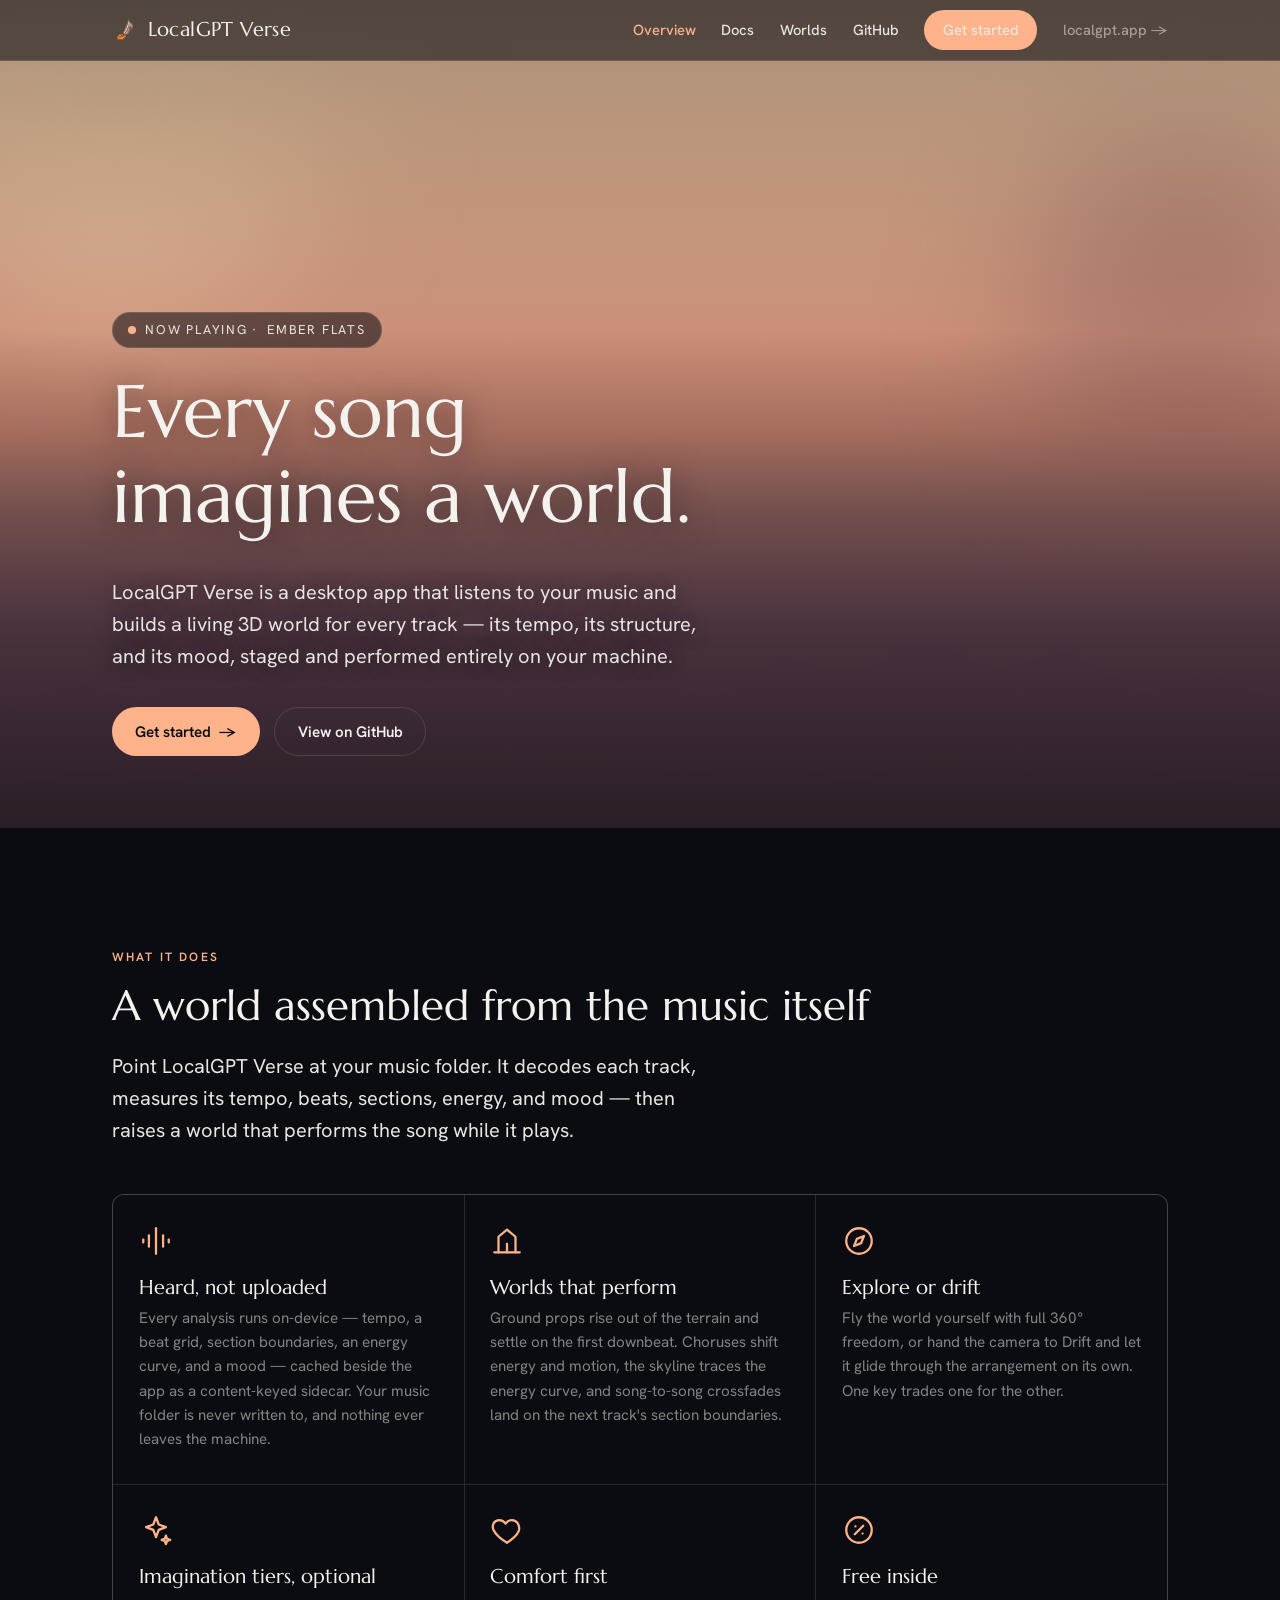
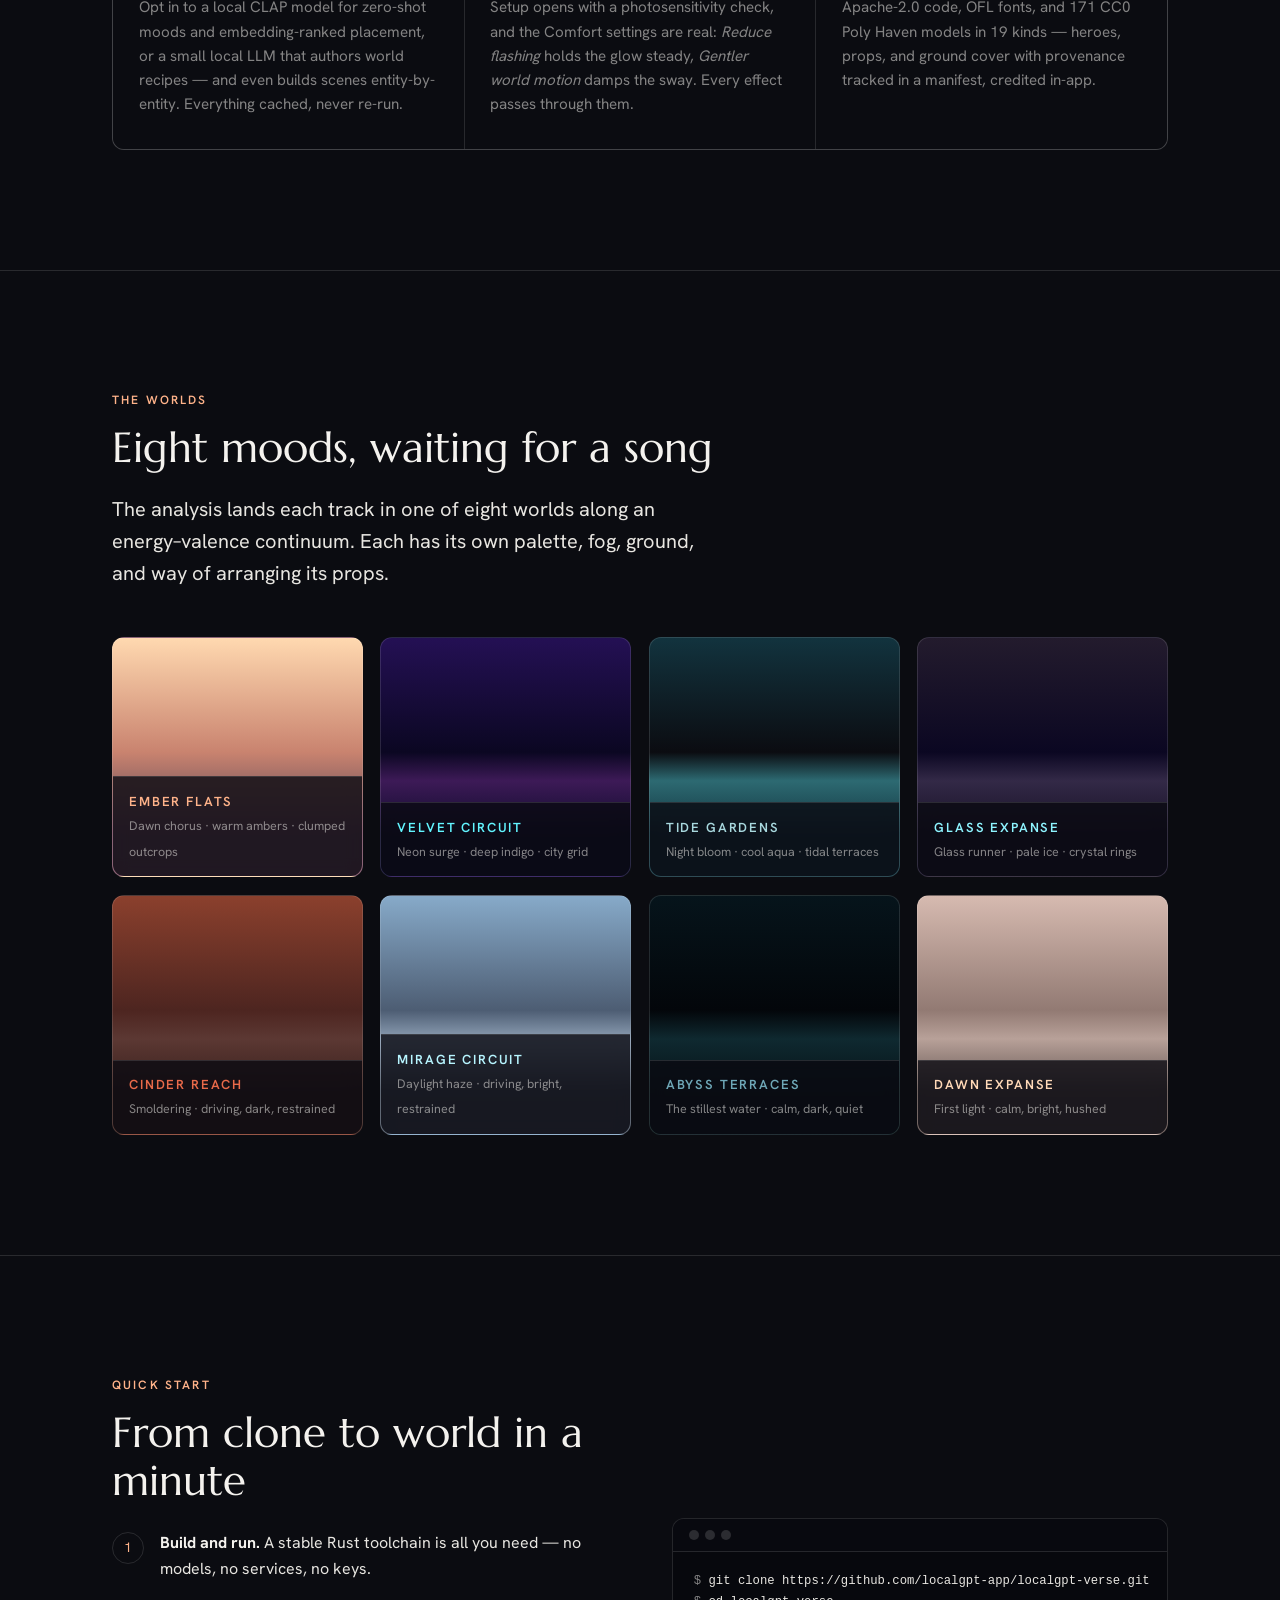
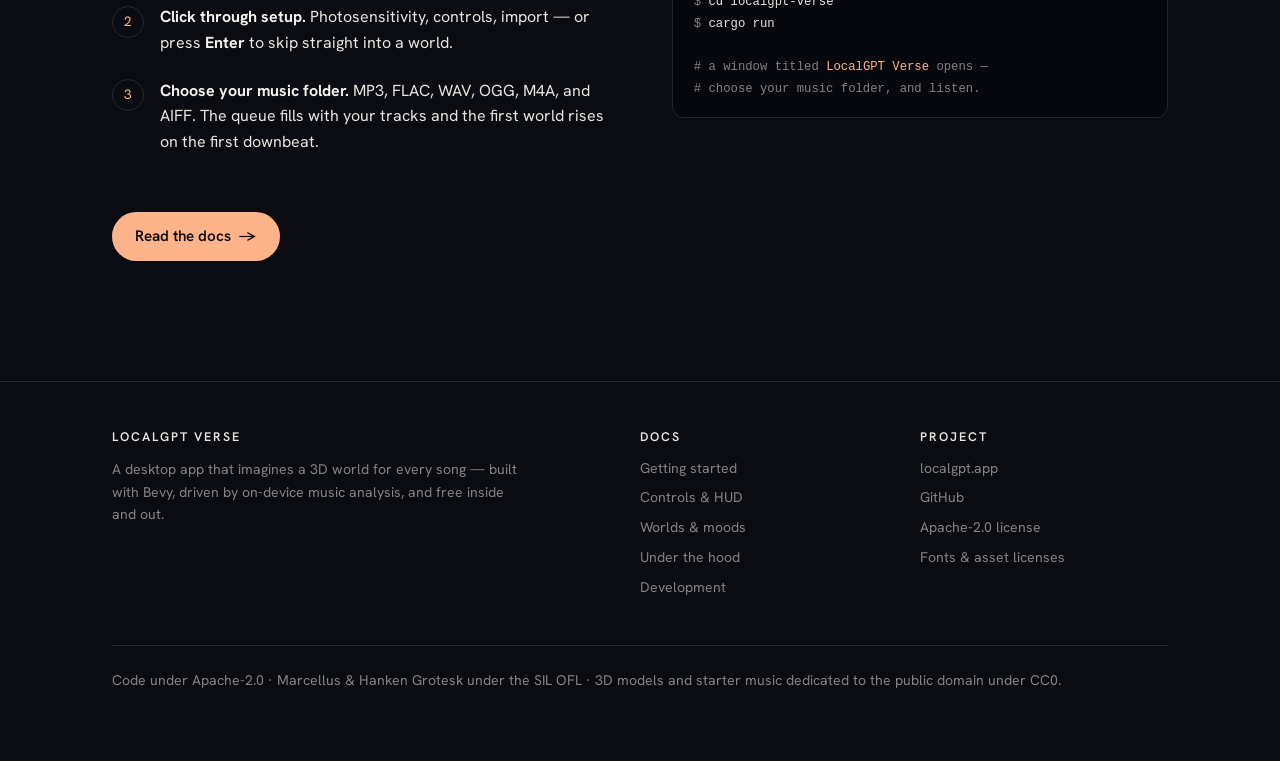
<file: site/index.html>
<!DOCTYPE html>
<html lang="en">
<head>
<meta charset="utf-8">
<meta name="viewport" content="width=device-width, initial-scale=1">
<title>LocalGPT Verse — every song imagines a world</title>
<meta name="description" content="LocalGPT Verse is a desktop app that listens to your music and imagines a living 3D world for every song — analyzed, staged, and performed entirely on your machine.">
<meta property="og:title" content="LocalGPT Verse — every song imagines a world">
<meta property="og:description" content="A desktop app that imagines a 3D world for every song. On-device analysis, worlds that perform the music, optional local ML/LLM imagination tiers.">
<meta property="og:type" content="website">
<link rel="icon" type="image/svg+xml" href="assets/favicon.svg">
<link rel="stylesheet" href="assets/css/style.css">
</head>
<body>

<header class="nav">
  <div class="wrap nav-inner">
    <a class="brand" href="index.html">
      <img src="assets/favicon.svg" alt="" width="26" height="26">
      LocalGPT Verse
    </a>
    <button class="nav-toggle" aria-label="Menu" aria-expanded="false">☰</button>
    <nav class="nav-links">
      <a href="index.html" aria-current="page">Overview</a>
      <a href="docs/index.html">Docs</a>
      <a href="docs/worlds.html">Worlds</a>
      <a href="https://github.com/localgpt-app/localgpt-verse">GitHub</a>
      <a class="btn btn-primary nav-cta" href="docs/index.html">Get started</a>
      <a class="nav-family" href="https://localgpt.app">localgpt.app &rarr;</a>
    </nav>
  </div>
</header>

<!-- ============================== Hero ============================== -->

<section class="hero">
  <div class="world-stage" aria-hidden="true"></div>
  <div class="hero-ridge" aria-hidden="true">
    <svg viewBox="0 0 1440 320" preserveAspectRatio="none">
      <path fill="currentColor" opacity="0.55"
        d="M0,224 L80,197 L160,213 L240,160 L320,181 L400,144 L480,176 L560,165 L640,203 L720,187 L800,213 L880,176 L960,192 L1040,160 L1120,187 L1200,171 L1280,208 L1360,192 L1440,213 L1440,320 L0,320 Z"/>
      <path fill="currentColor" opacity="0.85"
        d="M0,288 L96,272 L192,283 L288,251 L384,267 L480,240 L576,261 L672,256 L768,277 L864,261 L960,283 L1056,256 L1152,272 L1248,261 L1344,283 L1440,272 L1440,320 L0,320 Z"/>
    </svg>
  </div>
  <div class="hero-veil" aria-hidden="true"></div>

  <div class="hero-content">
    <p class="hero-world"><span class="dot"></span>Now playing · <span class="world-name">Ember Flats</span></p>
    <h1>Every song imagines a world.</h1>
    <p class="lede">
      LocalGPT Verse is a desktop app that listens to your music and builds a living
      3D world for every track — its tempo, its structure, and its mood,
      staged and performed entirely on your machine.
    </p>
    <div class="hero-ctas">
      <a class="btn btn-primary" href="docs/index.html">Get started <span class="arrow">→</span></a>
      <a class="btn" href="https://github.com/localgpt-app/localgpt-verse">View on GitHub</a>
    </div>
  </div>
</section>

<!-- ============================ Features ============================ -->

<section class="section">
  <div class="wrap">
    <p class="eyebrow reveal">What it does</p>
    <h2 class="section-title reveal">A world assembled from the music itself</h2>
    <p class="lede reveal">
      Point LocalGPT Verse at your music folder. It decodes each track, measures its
      tempo, beats, sections, energy, and mood — then raises a world that
      performs the song while it plays.
    </p>

    <div class="features" style="margin-top: 3rem;">
      <article class="feature reveal">
        <svg class="glyph" viewBox="0 0 24 24" fill="none" stroke="currentColor" stroke-width="1.6" stroke-linecap="round" stroke-linejoin="round" aria-hidden="true">
          <path d="M12 3v18"/><path d="M7 8v8"/><path d="M17 8v8"/><path d="M3 11v2"/><path d="M21 11v2"/>
        </svg>
        <h3>Heard, not uploaded</h3>
        <p>Every analysis runs on-device — tempo, a beat grid, section
        boundaries, an energy curve, and a mood — cached beside the app as a
        content-keyed sidecar. Your music folder is never written to, and
        nothing ever leaves the machine.</p>
      </article>

      <article class="feature reveal">
        <svg class="glyph" viewBox="0 0 24 24" fill="none" stroke="currentColor" stroke-width="1.6" stroke-linecap="round" stroke-linejoin="round" aria-hidden="true">
          <path d="M3 20h18"/><path d="M6 20V9l6-5 6 5v11"/><path d="M12 20v-6"/>
        </svg>
        <h3>Worlds that perform</h3>
        <p>Ground props rise out of the terrain and settle on the first
        downbeat. Choruses shift energy and motion, the skyline traces the
        energy curve, and song-to-song crossfades land on the next track's
        section boundaries.</p>
      </article>

      <article class="feature reveal">
        <svg class="glyph" viewBox="0 0 24 24" fill="none" stroke="currentColor" stroke-width="1.6" stroke-linecap="round" stroke-linejoin="round" aria-hidden="true">
          <circle cx="12" cy="12" r="9"/><path d="M15.5 8.5l-2 5-5 2 2-5z"/>
        </svg>
        <h3>Explore or drift</h3>
        <p>Fly the world yourself with full 360° freedom, or hand the camera
        to Drift and let it glide through the arrangement on its own. One key
        trades one for the other.</p>
      </article>

      <article class="feature reveal">
        <svg class="glyph" viewBox="0 0 24 24" fill="none" stroke="currentColor" stroke-width="1.6" stroke-linecap="round" stroke-linejoin="round" aria-hidden="true">
          <path d="M12 3l1.9 5.1L19 10l-5.1 1.9L12 17l-1.9-5.1L5 10l5.1-1.9z"/><path d="M19 16l.8 2.2L22 19l-2.2.8L19 22l-.8-2.2L16 19l2.2-.8z"/>
        </svg>
        <h3>Imagination tiers, optional</h3>
        <p>Opt in to a local CLAP model for zero-shot moods and embedding-ranked
        placement, or a small local LLM that authors world recipes — and even
        builds scenes entity-by-entity. Everything cached, never re-run.</p>
      </article>

      <article class="feature reveal">
        <svg class="glyph" viewBox="0 0 24 24" fill="none" stroke="currentColor" stroke-width="1.6" stroke-linecap="round" stroke-linejoin="round" aria-hidden="true">
          <path d="M12 21s-7.5-4.6-9.5-9C1 8.5 3 5 6.5 5c2 0 3.5 1 4.5 2.5C12 6 13.5 5 15.5 5 19 5 21 8.5 20.5 12c-1 4.4-8.5 9-8.5 9z"/>
        </svg>
        <h3>Comfort first</h3>
        <p>Setup opens with a photosensitivity check, and the Comfort settings
        are real: <i>Reduce flashing</i> holds the glow steady, <i>Gentler
        world motion</i> damps the sway. Every effect passes through them.</p>
      </article>

      <article class="feature reveal">
        <svg class="glyph" viewBox="0 0 24 24" fill="none" stroke="currentColor" stroke-width="1.6" stroke-linecap="round" stroke-linejoin="round" aria-hidden="true">
          <circle cx="12" cy="12" r="9"/><path d="M9 15l6-6"/><path d="M9.5 9.5h.01M14.5 14.5h.01"/>
        </svg>
        <h3>Free inside</h3>
        <p>Apache-2.0 code, OFL fonts, and 171 CC0 Poly Haven models in 19
        kinds — heroes, props, and ground cover with provenance tracked in a
        manifest, credited in-app.</p>
      </article>
    </div>
  </div>
</section>

<!-- ============================ Worlds ============================= -->

<section class="section" id="worlds">
  <div class="wrap">
    <p class="eyebrow reveal">The worlds</p>
    <h2 class="section-title reveal">Eight moods, waiting for a song</h2>
    <p class="lede reveal">
      The analysis lands each track in one of eight worlds along an
      energy–valence continuum. Each has its own palette, fog, ground, and
      way of arranging its props.
    </p>

    <div class="worlds-grid" style="margin-top: 3rem;">
      <a class="world-card mood-ember-flats reveal" href="docs/worlds.html#ember-flats">
        <span class="plate"><b>EMBER FLATS</b><span>Dawn chorus · warm ambers · clumped outcrops</span></span>
      </a>
      <a class="world-card mood-velvet-circuit reveal" href="docs/worlds.html#velvet-circuit">
        <span class="plate"><b>VELVET CIRCUIT</b><span>Neon surge · deep indigo · city grid</span></span>
      </a>
      <a class="world-card mood-tide-gardens reveal" href="docs/worlds.html#tide-gardens">
        <span class="plate"><b>TIDE GARDENS</b><span>Night bloom · cool aqua · tidal terraces</span></span>
      </a>
      <a class="world-card mood-glass-expanse reveal" href="docs/worlds.html#glass-expanse">
        <span class="plate"><b>GLASS EXPANSE</b><span>Glass runner · pale ice · crystal rings</span></span>
      </a>
      <a class="world-card mood-cinder-reach reveal" href="docs/worlds.html#cinder-reach">
        <span class="plate"><b>CINDER REACH</b><span>Smoldering · driving, dark, restrained</span></span>
      </a>
      <a class="world-card mood-mirage-circuit reveal" href="docs/worlds.html#mirage-circuit">
        <span class="plate"><b>MIRAGE CIRCUIT</b><span>Daylight haze · driving, bright, restrained</span></span>
      </a>
      <a class="world-card mood-abyss-terraces reveal" href="docs/worlds.html#abyss-terraces">
        <span class="plate"><b>ABYSS TERRACES</b><span>The stillest water · calm, dark, quiet</span></span>
      </a>
      <a class="world-card mood-dawn-expanse reveal" href="docs/worlds.html#dawn-expanse">
        <span class="plate"><b>DAWN EXPANSE</b><span>First light · calm, bright, hushed</span></span>
      </a>
    </div>
  </div>
</section>

<!-- =========================== Quickstart =========================== -->

<section class="section">
  <div class="wrap quickstart">
    <div>
      <p class="eyebrow reveal">Quick start</p>
      <h2 class="section-title reveal">From clone to world in a minute</h2>
      <ol class="steps">
        <li class="reveal"><b>Build and run.</b> A stable Rust toolchain is all
          you need — no models, no services, no keys.</li>
        <li class="reveal"><b>Click through setup.</b> Photosensitivity, controls,
          import — or press <b>Enter</b> to skip straight into a world.</li>
        <li class="reveal"><b>Choose your music folder.</b> MP3, FLAC, WAV, OGG,
          M4A, and AIFF. The queue fills with your tracks and the first world
          rises on the first downbeat.</li>
      </ol>
      <div class="hero-ctas reveal">
        <a class="btn btn-primary" href="docs/index.html">Read the docs <span class="arrow">→</span></a>
      </div>
    </div>
    <div class="terminal reveal" aria-label="Terminal example">
      <div class="terminal-bar"><i></i><i></i><i></i></div>
      <pre><code><span class="c-dim">$</span> git clone https://github.com/localgpt-app/localgpt-verse.git
<span class="c-dim">$</span> cd localgpt-verse
<span class="c-dim">$</span> cargo run

<span class="c-dim"># a window titled <span class="c-acc">LocalGPT Verse</span> opens —
# choose your music folder, and listen.</span></code></pre>
    </div>
  </div>
</section>

<!-- ============================ Footer ============================= -->

<footer class="footer">
  <div class="wrap">
    <div class="footer-grid">
      <div>
        <h4>LocalGPT Verse</h4>
        <p style="max-width: 26rem;">A desktop app that imagines a 3D world for
        every song — built with <a href="https://bevyengine.org/">Bevy</a>, driven
        by on-device music analysis, and free inside and out.</p>
      </div>
      <div>
        <h4>Docs</h4>
        <ul>
          <li><a href="docs/index.html">Getting started</a></li>
          <li><a href="docs/controls.html">Controls &amp; HUD</a></li>
          <li><a href="docs/worlds.html">Worlds &amp; moods</a></li>
          <li><a href="docs/analysis.html">Under the hood</a></li>
          <li><a href="docs/development.html">Development</a></li>
        </ul>
      </div>
      <div>
        <h4>Project</h4>
        <ul>
          <li><a href="https://localgpt.app">localgpt.app</a></li>
          <li><a href="https://github.com/localgpt-app/localgpt-verse">GitHub</a></li>
          <li><a href="https://github.com/localgpt-app/localgpt-verse/blob/main/LICENSE">Apache-2.0 license</a></li>
          <li><a href="docs/development.html#licenses">Fonts &amp; asset licenses</a></li>
        </ul>
      </div>
    </div>
    <p class="fine">Code under Apache-2.0 · Marcellus &amp; Hanken Grotesk under
    the SIL OFL · 3D models and starter music dedicated to the public domain
    under CC0.</p>
  </div>
</footer>

<script src="assets/js/main.js"></script>
</body>
</html>
</file>
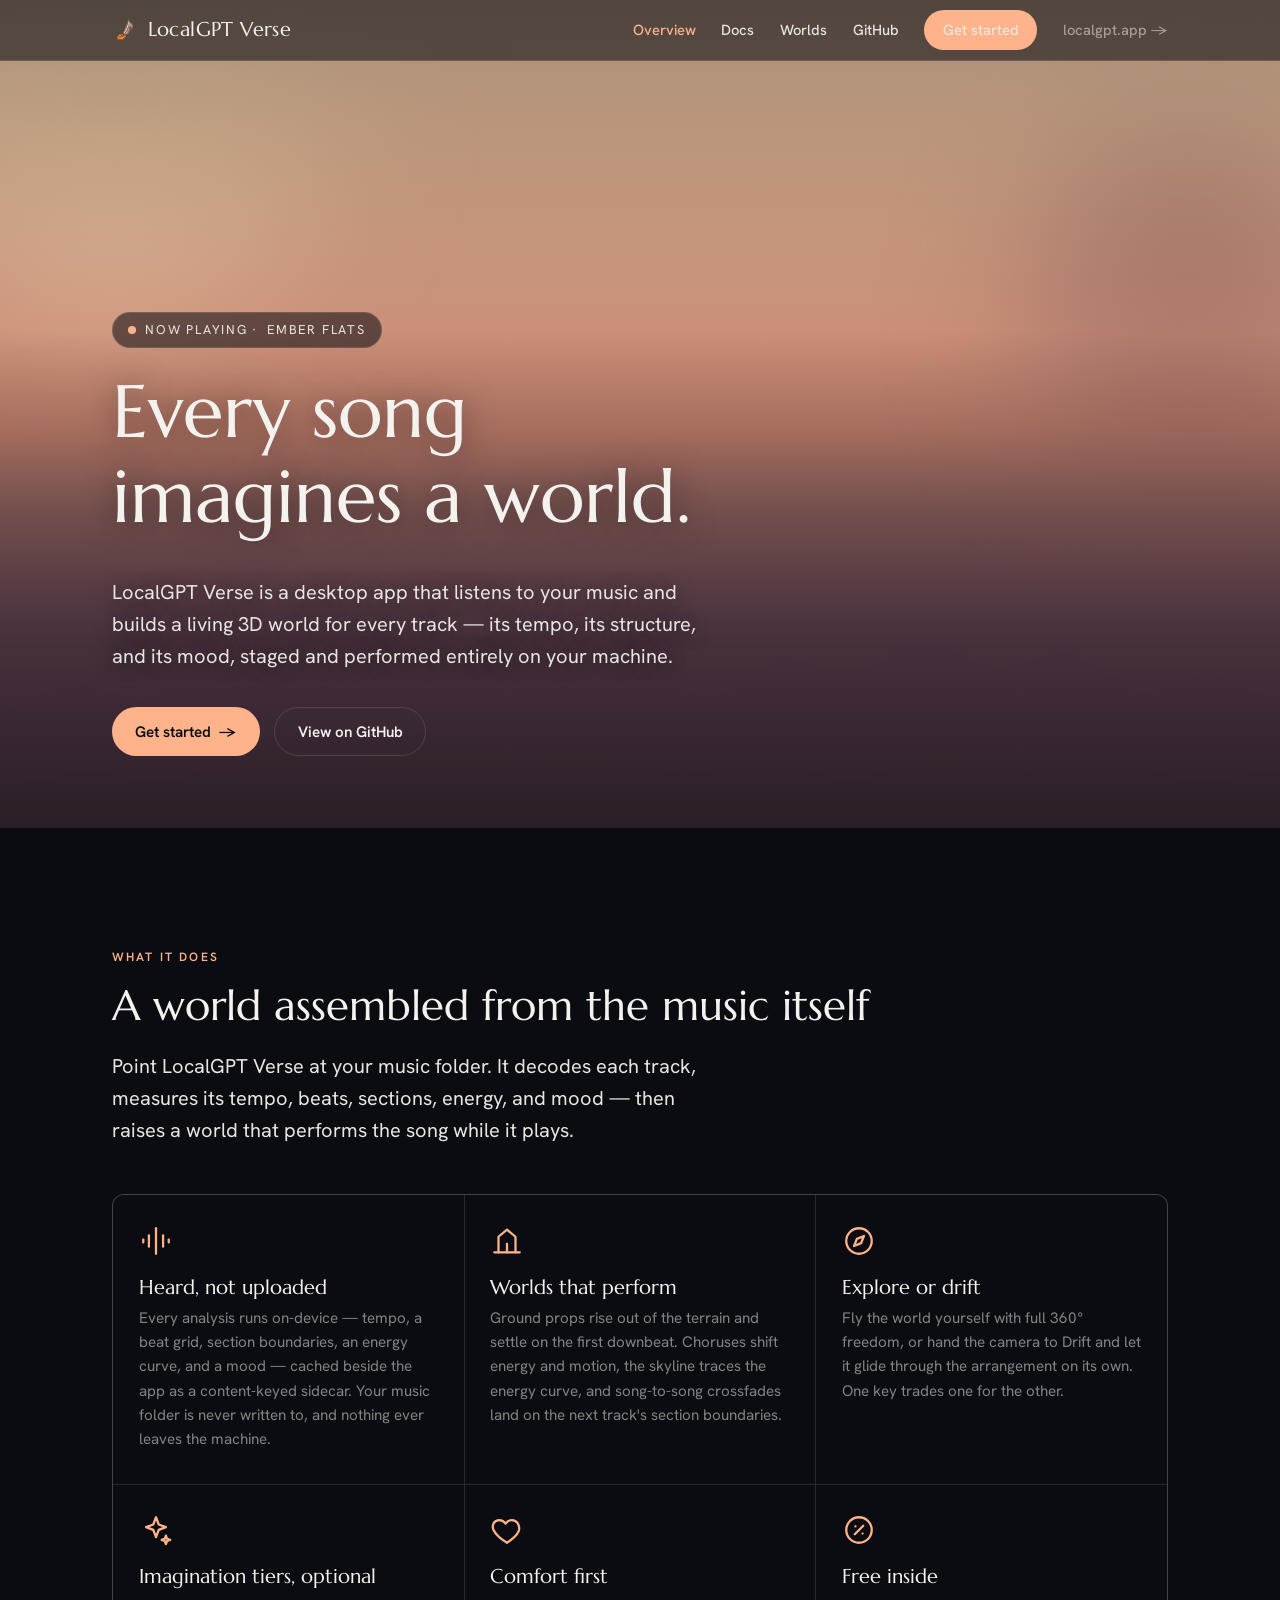
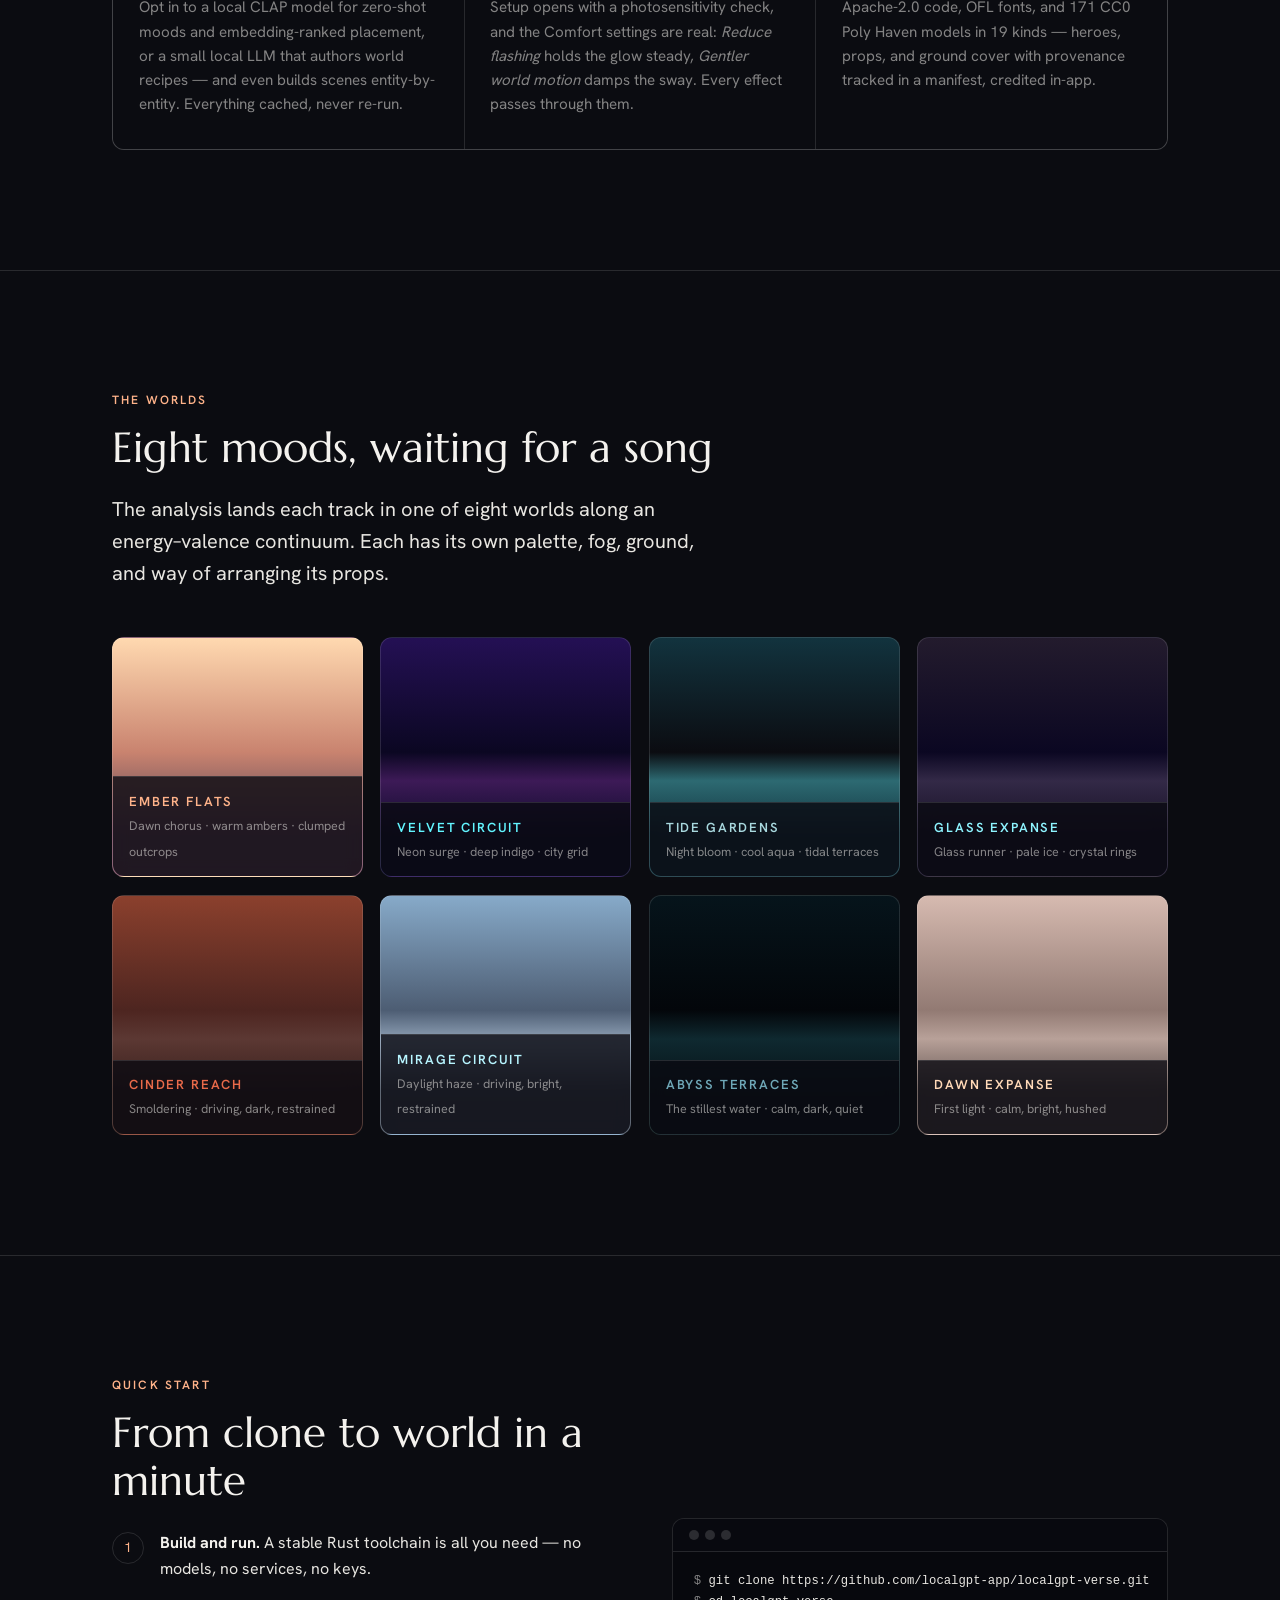
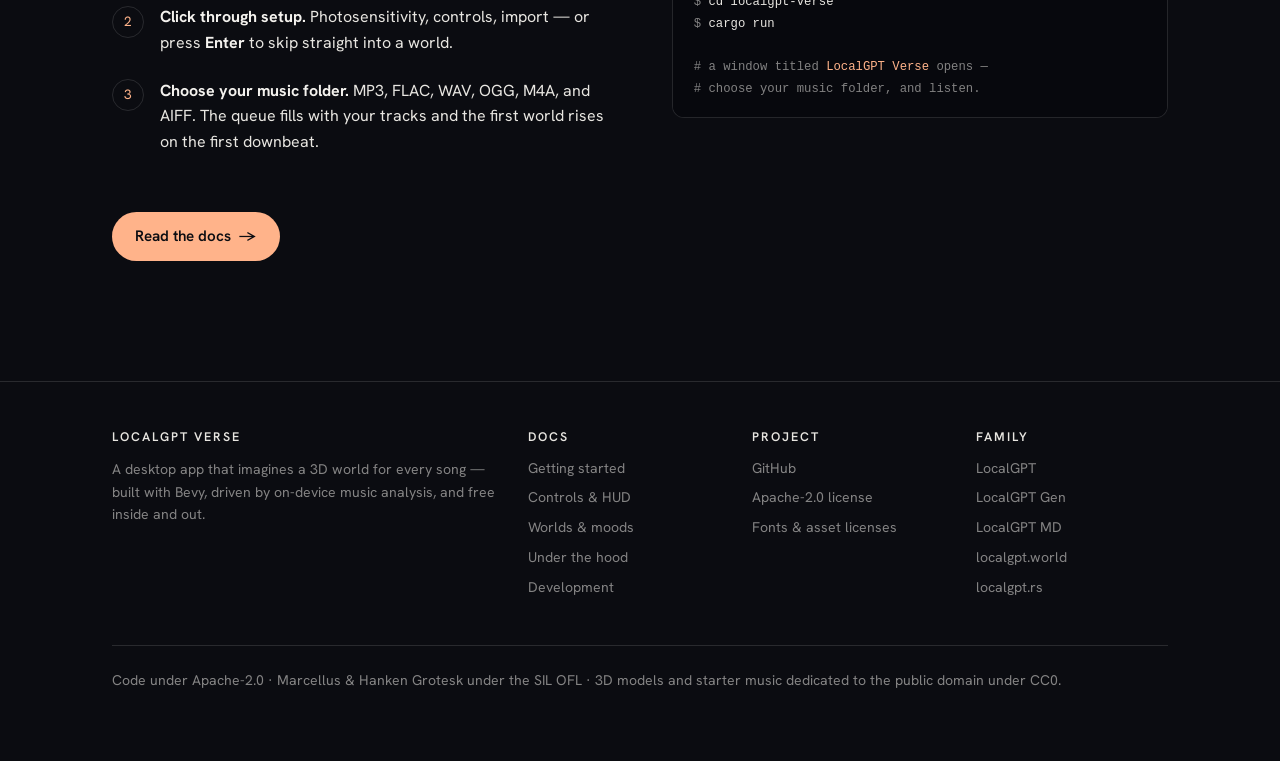
<file: website/index.html>
<!DOCTYPE html>
<html lang="en">
<head>
<meta charset="utf-8">
<meta name="viewport" content="width=device-width, initial-scale=1">
<title>LocalGPT Verse — every song imagines a world</title>
<meta name="description" content="LocalGPT Verse is a desktop app that listens to your music and imagines a living 3D world for every song — analyzed, staged, and performed entirely on your machine.">
<meta property="og:title" content="LocalGPT Verse — every song imagines a world">
<meta property="og:description" content="A desktop app that imagines a 3D world for every song. On-device analysis, worlds that perform the music, optional local ML/LLM imagination tiers.">
<meta property="og:type" content="website">
<link rel="icon" type="image/svg+xml" href="assets/favicon.svg">
<link rel="stylesheet" href="assets/css/style.css">
</head>
<body>

<header class="nav">
  <div class="wrap nav-inner">
    <a class="brand" href="index.html">
      <img src="assets/favicon.svg" alt="" width="26" height="26">
      LocalGPT Verse
    </a>
    <button class="nav-toggle" aria-label="Menu" aria-expanded="false">☰</button>
    <nav class="nav-links">
      <a href="index.html" aria-current="page">Overview</a>
      <a href="https://localgpt.app/docs/verse">Docs</a>
      <a href="https://localgpt.app/docs/verse/worlds">Worlds</a>
      <a href="https://github.com/localgpt-app/localgpt-verse">GitHub</a>
      <a class="btn btn-primary nav-cta" href="https://localgpt.app/docs/verse">Get started</a>
      <a class="nav-family" href="https://localgpt.app">localgpt.app &rarr;</a>
    </nav>
  </div>
</header>

<!-- ============================== Hero ============================== -->

<section class="hero">
  <div class="world-stage" aria-hidden="true"></div>
  <div class="hero-ridge" aria-hidden="true">
    <svg viewBox="0 0 1440 320" preserveAspectRatio="none">
      <path fill="currentColor" opacity="0.55"
        d="M0,224 L80,197 L160,213 L240,160 L320,181 L400,144 L480,176 L560,165 L640,203 L720,187 L800,213 L880,176 L960,192 L1040,160 L1120,187 L1200,171 L1280,208 L1360,192 L1440,213 L1440,320 L0,320 Z"/>
      <path fill="currentColor" opacity="0.85"
        d="M0,288 L96,272 L192,283 L288,251 L384,267 L480,240 L576,261 L672,256 L768,277 L864,261 L960,283 L1056,256 L1152,272 L1248,261 L1344,283 L1440,272 L1440,320 L0,320 Z"/>
    </svg>
  </div>
  <div class="hero-veil" aria-hidden="true"></div>

  <div class="hero-content">
    <p class="hero-world"><span class="dot"></span>Now playing · <span class="world-name">Ember Flats</span></p>
    <h1>Every song imagines a world.</h1>
    <p class="lede">
      LocalGPT Verse is a desktop app that listens to your music and builds a living
      3D world for every track — its tempo, its structure, and its mood,
      staged and performed entirely on your machine.
    </p>
    <div class="hero-ctas">
      <a class="btn btn-primary" href="https://localgpt.app/docs/verse">Get started <span class="arrow">→</span></a>
      <a class="btn" href="https://github.com/localgpt-app/localgpt-verse">View on GitHub</a>
    </div>
  </div>
</section>

<!-- ============================ Features ============================ -->

<section class="section">
  <div class="wrap">
    <p class="eyebrow reveal">What it does</p>
    <h2 class="section-title reveal">A world assembled from the music itself</h2>
    <p class="lede reveal">
      Point LocalGPT Verse at your music folder. It decodes each track, measures its
      tempo, beats, sections, energy, and mood — then raises a world that
      performs the song while it plays.
    </p>

    <div class="features" style="margin-top: 3rem;">
      <article class="feature reveal">
        <svg class="glyph" viewBox="0 0 24 24" fill="none" stroke="currentColor" stroke-width="1.6" stroke-linecap="round" stroke-linejoin="round" aria-hidden="true">
          <path d="M12 3v18"/><path d="M7 8v8"/><path d="M17 8v8"/><path d="M3 11v2"/><path d="M21 11v2"/>
        </svg>
        <h3>Heard, not uploaded</h3>
        <p>Every analysis runs on-device — tempo, a beat grid, section
        boundaries, an energy curve, and a mood — cached beside the app as a
        content-keyed sidecar. Your music folder is never written to, and
        nothing ever leaves the machine.</p>
      </article>

      <article class="feature reveal">
        <svg class="glyph" viewBox="0 0 24 24" fill="none" stroke="currentColor" stroke-width="1.6" stroke-linecap="round" stroke-linejoin="round" aria-hidden="true">
          <path d="M3 20h18"/><path d="M6 20V9l6-5 6 5v11"/><path d="M12 20v-6"/>
        </svg>
        <h3>Worlds that perform</h3>
        <p>Ground props rise out of the terrain and settle on the first
        downbeat. Choruses shift energy and motion, the skyline traces the
        energy curve, and song-to-song crossfades land on the next track's
        section boundaries.</p>
      </article>

      <article class="feature reveal">
        <svg class="glyph" viewBox="0 0 24 24" fill="none" stroke="currentColor" stroke-width="1.6" stroke-linecap="round" stroke-linejoin="round" aria-hidden="true">
          <circle cx="12" cy="12" r="9"/><path d="M15.5 8.5l-2 5-5 2 2-5z"/>
        </svg>
        <h3>Explore or drift</h3>
        <p>Fly the world yourself with full 360° freedom, or hand the camera
        to Drift and let it glide through the arrangement on its own. One key
        trades one for the other.</p>
      </article>

      <article class="feature reveal">
        <svg class="glyph" viewBox="0 0 24 24" fill="none" stroke="currentColor" stroke-width="1.6" stroke-linecap="round" stroke-linejoin="round" aria-hidden="true">
          <path d="M12 3l1.9 5.1L19 10l-5.1 1.9L12 17l-1.9-5.1L5 10l5.1-1.9z"/><path d="M19 16l.8 2.2L22 19l-2.2.8L19 22l-.8-2.2L16 19l2.2-.8z"/>
        </svg>
        <h3>Imagination tiers, optional</h3>
        <p>Opt in to a local CLAP model for zero-shot moods and embedding-ranked
        placement, or a small local LLM that authors world recipes — and even
        builds scenes entity-by-entity. Everything cached, never re-run.</p>
      </article>

      <article class="feature reveal">
        <svg class="glyph" viewBox="0 0 24 24" fill="none" stroke="currentColor" stroke-width="1.6" stroke-linecap="round" stroke-linejoin="round" aria-hidden="true">
          <path d="M12 21s-7.5-4.6-9.5-9C1 8.5 3 5 6.5 5c2 0 3.5 1 4.5 2.5C12 6 13.5 5 15.5 5 19 5 21 8.5 20.5 12c-1 4.4-8.5 9-8.5 9z"/>
        </svg>
        <h3>Comfort first</h3>
        <p>Setup opens with a photosensitivity check, and the Comfort settings
        are real: <i>Reduce flashing</i> holds the glow steady, <i>Gentler
        world motion</i> damps the sway. Every effect passes through them.</p>
      </article>

      <article class="feature reveal">
        <svg class="glyph" viewBox="0 0 24 24" fill="none" stroke="currentColor" stroke-width="1.6" stroke-linecap="round" stroke-linejoin="round" aria-hidden="true">
          <circle cx="12" cy="12" r="9"/><path d="M9 15l6-6"/><path d="M9.5 9.5h.01M14.5 14.5h.01"/>
        </svg>
        <h3>Free inside</h3>
        <p>Apache-2.0 code, OFL fonts, and 171 CC0 Poly Haven models in 19
        kinds — heroes, props, and ground cover with provenance tracked in a
        manifest, credited in-app.</p>
      </article>
    </div>
  </div>
</section>

<!-- ============================ Worlds ============================= -->

<section class="section" id="worlds">
  <div class="wrap">
    <p class="eyebrow reveal">The worlds</p>
    <h2 class="section-title reveal">Eight moods, waiting for a song</h2>
    <p class="lede reveal">
      The analysis lands each track in one of eight worlds along an
      energy–valence continuum. Each has its own palette, fog, ground, and
      way of arranging its props.
    </p>

    <div class="worlds-grid" style="margin-top: 3rem;">
      <a class="world-card mood-ember-flats reveal" href="https://localgpt.app/docs/verse/worlds#ember-flats">
        <span class="plate"><b>EMBER FLATS</b><span>Dawn chorus · warm ambers · clumped outcrops</span></span>
      </a>
      <a class="world-card mood-velvet-circuit reveal" href="https://localgpt.app/docs/verse/worlds#velvet-circuit">
        <span class="plate"><b>VELVET CIRCUIT</b><span>Neon surge · deep indigo · city grid</span></span>
      </a>
      <a class="world-card mood-tide-gardens reveal" href="https://localgpt.app/docs/verse/worlds#tide-gardens">
        <span class="plate"><b>TIDE GARDENS</b><span>Night bloom · cool aqua · tidal terraces</span></span>
      </a>
      <a class="world-card mood-glass-expanse reveal" href="https://localgpt.app/docs/verse/worlds#glass-expanse">
        <span class="plate"><b>GLASS EXPANSE</b><span>Glass runner · pale ice · crystal rings</span></span>
      </a>
      <a class="world-card mood-cinder-reach reveal" href="https://localgpt.app/docs/verse/worlds#cinder-reach">
        <span class="plate"><b>CINDER REACH</b><span>Smoldering · driving, dark, restrained</span></span>
      </a>
      <a class="world-card mood-mirage-circuit reveal" href="https://localgpt.app/docs/verse/worlds#mirage-circuit">
        <span class="plate"><b>MIRAGE CIRCUIT</b><span>Daylight haze · driving, bright, restrained</span></span>
      </a>
      <a class="world-card mood-abyss-terraces reveal" href="https://localgpt.app/docs/verse/worlds#abyss-terraces">
        <span class="plate"><b>ABYSS TERRACES</b><span>The stillest water · calm, dark, quiet</span></span>
      </a>
      <a class="world-card mood-dawn-expanse reveal" href="https://localgpt.app/docs/verse/worlds#dawn-expanse">
        <span class="plate"><b>DAWN EXPANSE</b><span>First light · calm, bright, hushed</span></span>
      </a>
    </div>
  </div>
</section>

<!-- =========================== Quickstart =========================== -->

<section class="section">
  <div class="wrap quickstart">
    <div>
      <p class="eyebrow reveal">Quick start</p>
      <h2 class="section-title reveal">From clone to world in a minute</h2>
      <ol class="steps">
        <li class="reveal"><b>Build and run.</b> A stable Rust toolchain is all
          you need — no models, no services, no keys.</li>
        <li class="reveal"><b>Click through setup.</b> Photosensitivity, controls,
          import — or press <b>Enter</b> to skip straight into a world.</li>
        <li class="reveal"><b>Choose your music folder.</b> MP3, FLAC, WAV, OGG,
          M4A, and AIFF. The queue fills with your tracks and the first world
          rises on the first downbeat.</li>
      </ol>
      <div class="hero-ctas reveal">
        <a class="btn btn-primary" href="https://localgpt.app/docs/verse">Read the docs <span class="arrow">→</span></a>
      </div>
    </div>
    <div class="terminal reveal" aria-label="Terminal example">
      <div class="terminal-bar"><i></i><i></i><i></i></div>
      <pre><code><span class="c-dim">$</span> git clone https://github.com/localgpt-app/localgpt-verse.git
<span class="c-dim">$</span> cd localgpt-verse
<span class="c-dim">$</span> cargo run

<span class="c-dim"># a window titled <span class="c-acc">LocalGPT Verse</span> opens —
# choose your music folder, and listen.</span></code></pre>
    </div>
  </div>
</section>

<!-- ============================ Footer ============================= -->

<footer class="footer">
  <div class="wrap">
    <div class="footer-grid">
      <div>
        <h4>LocalGPT Verse</h4>
        <p style="max-width: 26rem;">A desktop app that imagines a 3D world for
        every song — built with <a href="https://bevyengine.org/">Bevy</a>, driven
        by on-device music analysis, and free inside and out.</p>
      </div>
      <div>
        <h4>Docs</h4>
        <ul>
          <li><a href="https://localgpt.app/docs/verse">Getting started</a></li>
          <li><a href="https://localgpt.app/docs/verse/controls">Controls &amp; HUD</a></li>
          <li><a href="https://localgpt.app/docs/verse/worlds">Worlds &amp; moods</a></li>
          <li><a href="https://localgpt.app/docs/verse/analysis">Under the hood</a></li>
          <li><a href="https://localgpt.app/docs/verse/development">Development</a></li>
        </ul>
      </div>
      <div>
        <h4>Project</h4>
        <ul>
          <li><a href="https://github.com/localgpt-app/localgpt-verse">GitHub</a></li>
          <li><a href="https://github.com/localgpt-app/localgpt-verse/blob/main/LICENSE">Apache-2.0 license</a></li>
          <li><a href="https://localgpt.app/docs/verse/development#licenses">Fonts &amp; asset licenses</a></li>
        </ul>
      </div>
      <div>
        <h4>Family</h4>
        <ul>
          <li><a href="https://localgpt.app" title="A local AI assistant with persistent memory.">LocalGPT</a></li>
          <li><a href="https://gen.localgpt.app" title="Worlds from words.">LocalGPT Gen</a></li>
          <li><a href="https://md.localgpt.app" title="Walk through your notes as a world.">LocalGPT MD</a></li>
          <li><a href="https://localgpt.world" title="Worlds from every app, in your browser.">localgpt.world</a></li>
          <li><a href="https://localgpt.rs" title="The devlog: building it all in Rust.">localgpt.rs</a></li>
        </ul>
      </div>
    </div>
    <p class="fine">Code under Apache-2.0 · Marcellus &amp; Hanken Grotesk under
    the SIL OFL · 3D models and starter music dedicated to the public domain
    under CC0.</p>
  </div>
</footer>

<script src="assets/js/main.js"></script>
</body>
</html>
</file>
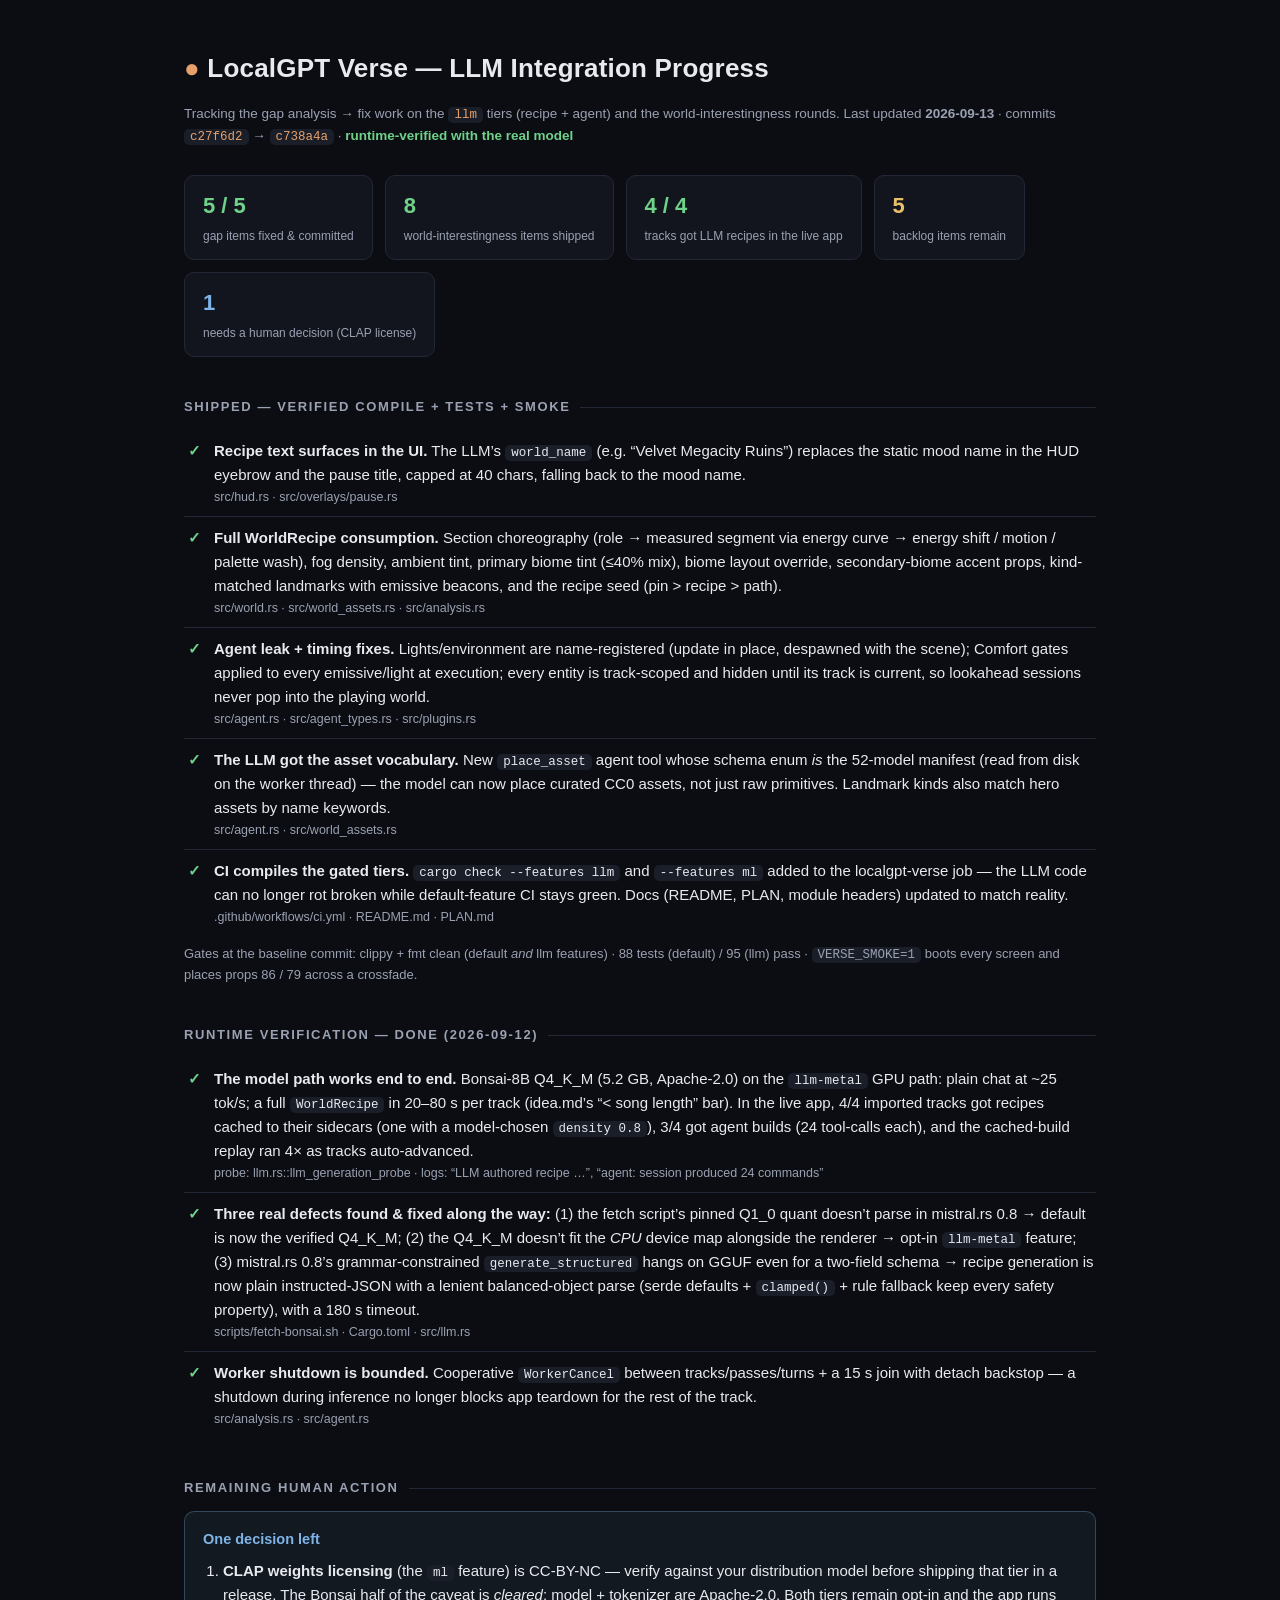
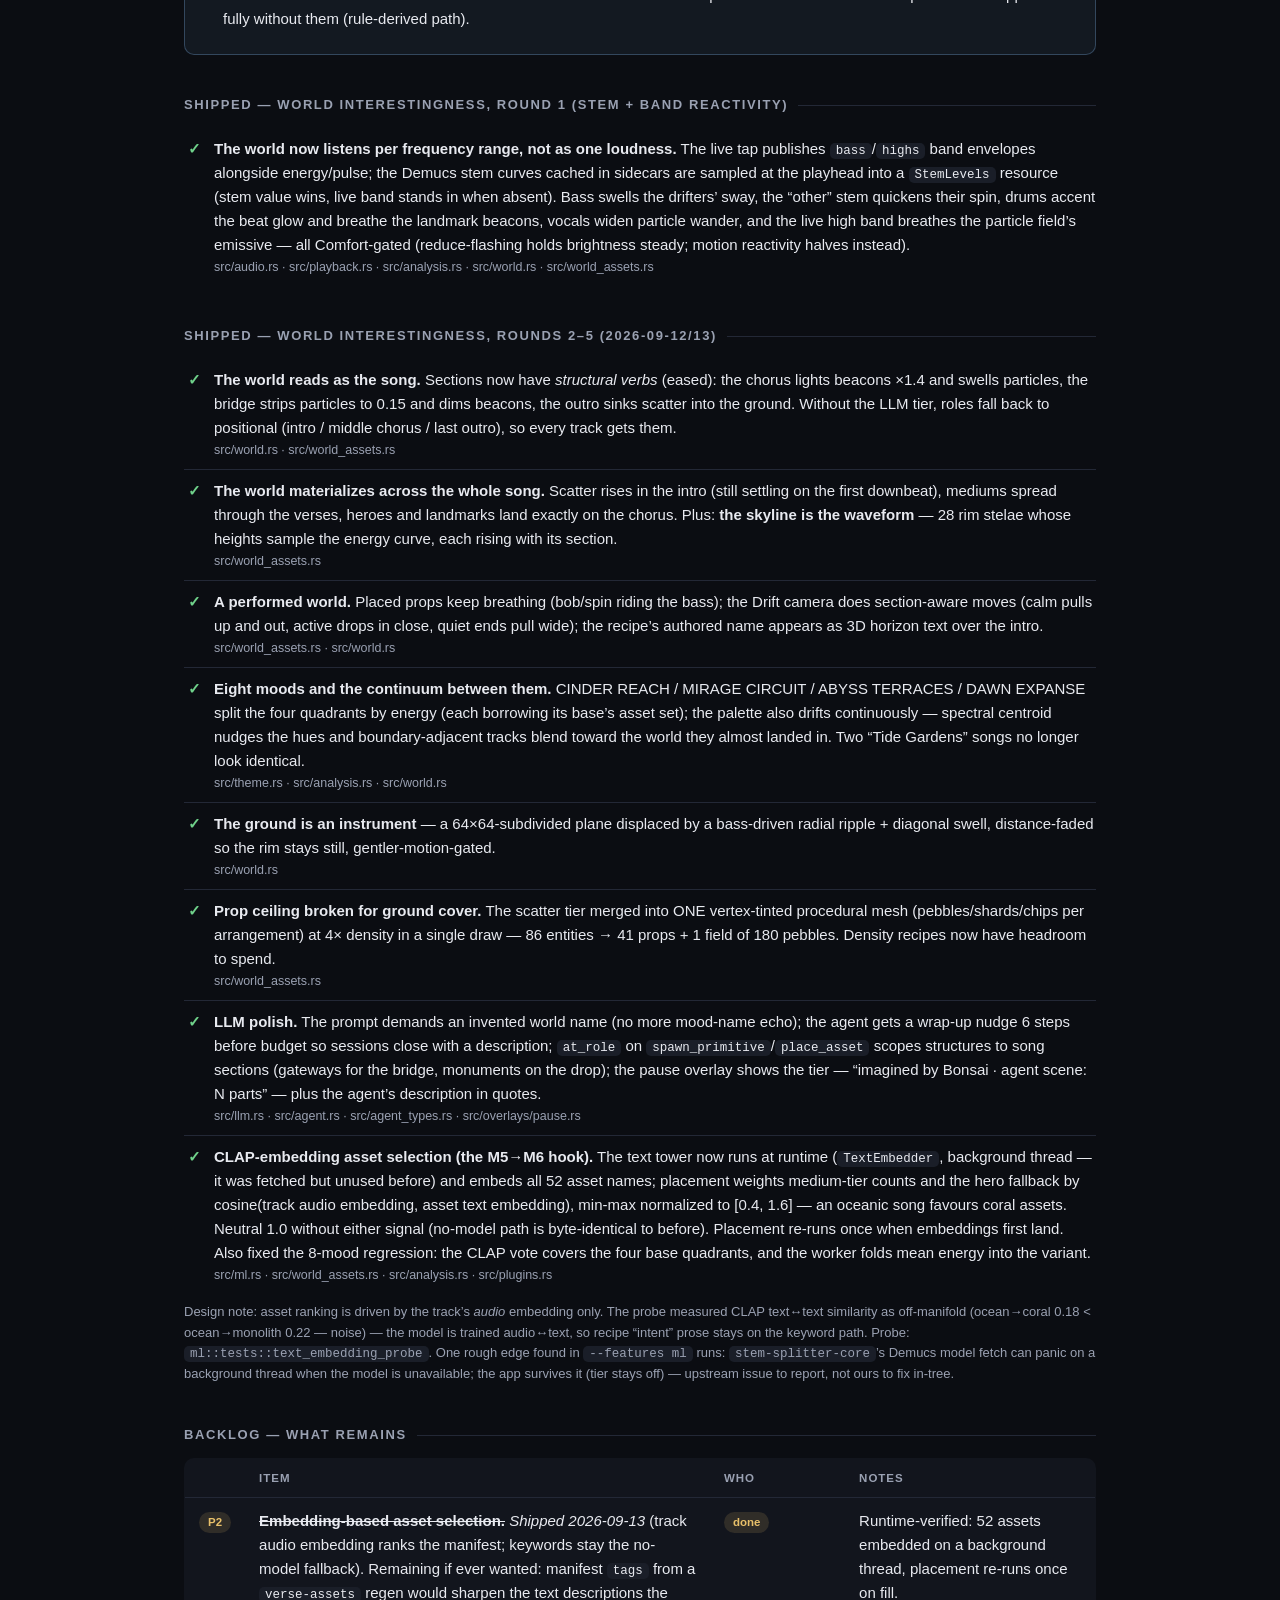
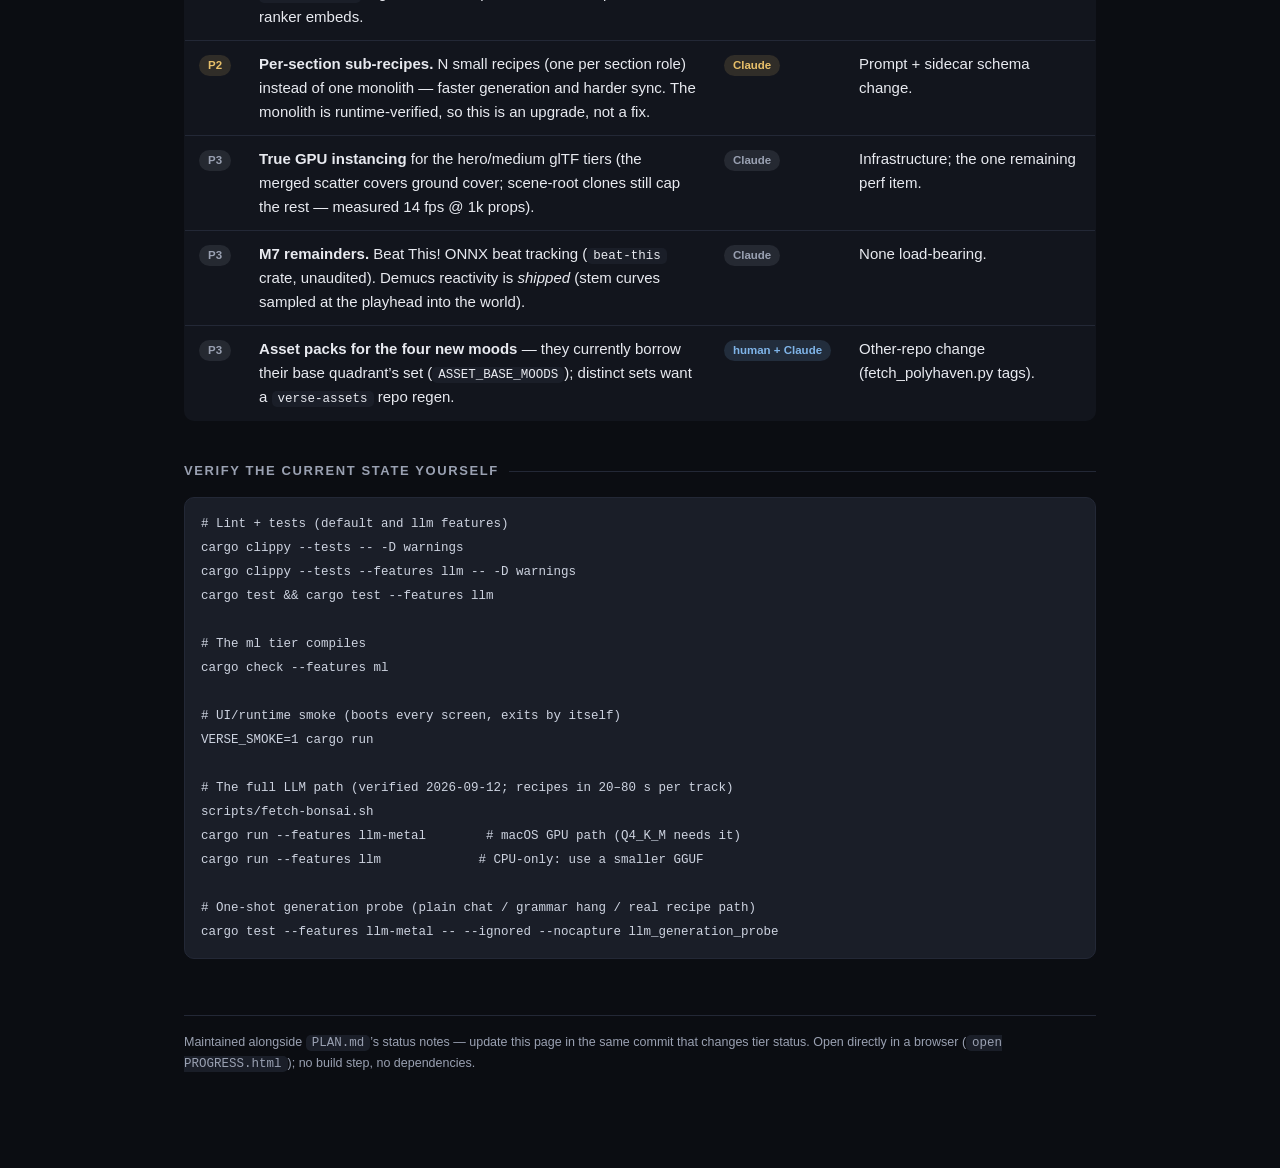
<file: PROGRESS.html>
<!DOCTYPE html>
<html lang="en">
<head>
<meta charset="utf-8">
<meta name="viewport" content="width=device-width, initial-scale=1">
<title>LocalGPT Verse — LLM Integration Progress</title>
<style>
  :root {
    --bg: #0b0d12;
    --card: #12151d;
    --line: #232836;
    --text: #e8eaf0;
    --muted: #9aa1b2;
    --accent: #e8a06a;
    --ok: #6fd18a;
    --warn: #e8c06a;
    --human: #7fb4e8;
    --code: #1a1e28;
  }
  * { box-sizing: border-box; }
  body {
    margin: 0;
    background: var(--bg);
    color: var(--text);
    font: 15px/1.6 -apple-system, "Segoe UI", Roboto, "Hanken Grotesk", sans-serif;
  }
  main { max-width: 960px; margin: 0 auto; padding: 48px 24px 96px; }
  h1 { font-size: 26px; font-weight: 600; margin: 0 0 4px; letter-spacing: 0.2px; }
  h1 .dot { color: var(--accent); }
  .sub { color: var(--muted); font-size: 13.5px; margin-bottom: 28px; }
  .sub code { color: var(--accent); }
  h2 {
    font-size: 13px; text-transform: uppercase; letter-spacing: 1.6px;
    color: var(--muted); margin: 40px 0 12px; font-weight: 600;
    display: flex; align-items: center; gap: 10px;
  }
  h2::after { content: ""; flex: 1; height: 1px; background: var(--line); }
  .summary { display: flex; gap: 12px; flex-wrap: wrap; }
  .stat {
    background: var(--card); border: 1px solid var(--line); border-radius: 10px;
    padding: 12px 18px; min-width: 120px;
  }
  .stat b { font-size: 22px; display: block; }
  .stat span { color: var(--muted); font-size: 12px; }
  .stat.ok b { color: var(--ok); }
  .stat.next b { color: var(--warn); }
  .stat.human b { color: var(--human); }
  table { width: 100%; border-collapse: collapse; background: var(--card);
          border: 1px solid var(--line); border-radius: 10px; overflow: hidden; }
  th { text-align: left; font-size: 11.5px; text-transform: uppercase; letter-spacing: 1px;
       color: var(--muted); padding: 10px 14px; border-bottom: 1px solid var(--line); }
  td { padding: 11px 14px; border-bottom: 1px solid var(--line); vertical-align: top; }
  tr:last-child td { border-bottom: none; }
  td.pri { white-space: nowrap; font-weight: 600; }
  .pill { display: inline-block; padding: 1px 9px; border-radius: 99px; font-size: 11.5px;
          font-weight: 600; white-space: nowrap; }
  .pill.done { background: rgba(111,209,138,.14); color: var(--ok); }
  .pill.p1 { background: rgba(232,160,106,.16); color: var(--accent); }
  .pill.p2 { background: rgba(232,192,106,.14); color: var(--warn); }
  .pill.p3 { background: rgba(154,161,178,.14); color: var(--muted); }
  .pill.human { background: rgba(127,180,232,.15); color: var(--human); }
  code { font: 12.5px/1.5 ui-monospace, "SF Mono", Menlo, monospace;
         background: var(--code); padding: 1px 6px; border-radius: 5px; }
  pre { background: var(--code); border: 1px solid var(--line); border-radius: 10px;
        padding: 14px 16px; overflow-x: auto; }
  pre code { background: none; padding: 0; color: #cdd3e0; }
  .callout { background: rgba(127,180,232,.07); border: 1px solid rgba(127,180,232,.3);
             border-radius: 10px; padding: 16px 18px; }
  .callout h3 { margin: 0 0 8px; font-size: 14.5px; color: var(--human); }
  .callout ol { margin: 0; padding-left: 20px; }
  .callout li { margin: 7px 0; }
  ul.clean { list-style: none; padding: 0; margin: 0; }
  ul.clean li { padding: 9px 0 9px 30px; position: relative; border-bottom: 1px solid var(--line); }
  ul.clean li:last-child { border-bottom: none; }
  ul.clean li::before { content: "✓"; position: absolute; left: 4px; color: var(--ok);
                        font-weight: 700; }
  ul.clean li b { color: var(--text); }
  ul.clean li .where { color: var(--muted); font-size: 12.5px; display: block; }
  .note { color: var(--muted); font-size: 13px; margin-top: 8px; }
  footer { color: var(--muted); font-size: 12.5px; margin-top: 56px;
           border-top: 1px solid var(--line); padding-top: 16px; }
</style>
</head>
<body>
<main>
  <h1><span class="dot">●</span> LocalGPT Verse — LLM Integration Progress</h1>
  <p class="sub">Tracking the gap analysis → fix work on the <code>llm</code> tiers (recipe + agent)
     and the world-interestingness rounds.
     Last updated <strong>2026-09-13</strong> · commits <code>c27f6d2</code> →
     <code>c738a4a</code> · <strong style="color:var(--ok)">runtime-verified with the real model</strong></p>

  <div class="summary">
    <div class="stat ok"><b>5 / 5</b><span>gap items fixed &amp; committed</span></div>
    <div class="stat ok"><b>8</b><span>world-interestingness items shipped</span></div>
    <div class="stat ok"><b>4 / 4</b><span>tracks got LLM recipes in the live app</span></div>
    <div class="stat next"><b>5</b><span>backlog items remain</span></div>
    <div class="stat human"><b>1</b><span>needs a human decision (CLAP license)</span></div>
  </div>

  <h2>Shipped — verified compile + tests + smoke</h2>
  <ul class="clean">
    <li><b>Recipe text surfaces in the UI.</b> The LLM’s <code>world_name</code> (e.g. “Velvet
      Megacity Ruins”) replaces the static mood name in the HUD eyebrow and the pause title,
      capped at 40 chars, falling back to the mood name.
      <span class="where">src/hud.rs · src/overlays/pause.rs</span></li>
    <li><b>Full WorldRecipe consumption.</b> Section choreography (role → measured segment via
      energy curve → energy shift / motion / palette wash), fog density, ambient tint, primary
      biome tint (≤40% mix), biome layout override, secondary-biome accent props, kind-matched
      landmarks with emissive beacons, and the recipe seed (pin &gt; recipe &gt; path).
      <span class="where">src/world.rs · src/world_assets.rs · src/analysis.rs</span></li>
    <li><b>Agent leak + timing fixes.</b> Lights/environment are name-registered (update in
      place, despawned with the scene); Comfort gates applied to every emissive/light at
      execution; every entity is track-scoped and hidden until its track is current, so
      lookahead sessions never pop into the playing world.
      <span class="where">src/agent.rs · src/agent_types.rs · src/plugins.rs</span></li>
    <li><b>The LLM got the asset vocabulary.</b> New <code>place_asset</code> agent tool whose
      schema enum <em>is</em> the 52-model manifest (read from disk on the worker thread) — the
      model can now place curated CC0 assets, not just raw primitives. Landmark kinds also match
      hero assets by name keywords.
      <span class="where">src/agent.rs · src/world_assets.rs</span></li>
    <li><b>CI compiles the gated tiers.</b> <code>cargo check --features llm</code> and
      <code>--features ml</code> added to the localgpt-verse job — the LLM code can no longer rot
      broken while default-feature CI stays green. Docs (README, PLAN, module headers) updated
      to match reality.
      <span class="where">.github/workflows/ci.yml · README.md · PLAN.md</span></li>
  </ul>
  <p class="note">Gates at the baseline commit: clippy + fmt clean (default <em>and</em> llm
     features) · 88 tests (default) / 95 (llm) pass · <code>VERSE_SMOKE=1</code> boots every
     screen and places props 86 / 79 across a crossfade.</p>

  <h2>Runtime verification — done (2026-09-12)</h2>
  <ul class="clean">
    <li><b>The model path works end to end.</b> Bonsai-8B Q4_K_M (5.2 GB, Apache-2.0) on
      the <code>llm-metal</code> GPU path: plain chat at ~25 tok/s; a full
      <code>WorldRecipe</code> in 20–80 s per track (idea.md’s “&lt; song length” bar).
      In the live app, 4/4 imported tracks got recipes cached to their sidecars (one with a
      model-chosen <code>density 0.8</code>), 3/4 got agent builds (24 tool-calls each),
      and the cached-build replay ran 4× as tracks auto-advanced.
      <span class="where">probe: llm.rs::llm_generation_probe · logs: “LLM authored recipe …”, “agent: session produced 24 commands”</span></li>
    <li><b>Three real defects found &amp; fixed along the way:</b>
      (1) the fetch script’s pinned Q1_0 quant doesn’t parse in mistral.rs 0.8 → default is
      now the verified Q4_K_M; (2) the Q4_K_M doesn’t fit the <em>CPU</em> device map
      alongside the renderer → opt-in <code>llm-metal</code> feature; (3) mistral.rs 0.8’s
      grammar-constrained <code>generate_structured</code> hangs on GGUF even for a
      two-field schema → recipe generation is now plain instructed-JSON with a lenient
      balanced-object parse (serde defaults + <code>clamped()</code> + rule fallback keep
      every safety property), with a 180 s timeout.
      <span class="where">scripts/fetch-bonsai.sh · Cargo.toml · src/llm.rs</span></li>
    <li><b>Worker shutdown is bounded.</b> Cooperative <code>WorkerCancel</code> between
      tracks/passes/turns + a 15 s join with detach backstop — a shutdown during inference
      no longer blocks app teardown for the rest of the track.
      <span class="where">src/analysis.rs · src/agent.rs</span></li>
  </ul>

  <h2>Remaining human action</h2>
  <div class="callout">
    <h3>One decision left</h3>
    <ol>
      <li><b>CLAP weights licensing</b> (the <code>ml</code> feature) is CC-BY-NC — verify
        against your distribution model before shipping that tier in a release. The Bonsai
        half of the caveat is <em>cleared</em>: model + tokenizer are Apache-2.0. Both
        tiers remain opt-in and the app runs fully without them (rule-derived path).</li>
    </ol>
  </div>

  <h2>Shipped — world interestingness, round 1 (stem + band reactivity)</h2>
  <ul class="clean">
    <li><b>The world now listens per frequency range, not as one loudness.</b> The live tap
      publishes <code>bass</code>/<code>highs</code> band envelopes alongside energy/pulse;
      the Demucs stem curves cached in sidecars are sampled at the playhead into a
      <code>StemLevels</code> resource (stem value wins, live band stands in when absent).
      Bass swells the drifters’ sway, the “other” stem quickens their spin, drums accent
      the beat glow and breathe the landmark beacons, vocals widen particle wander, and
      the live high band breathes the particle field’s emissive — all Comfort-gated
      (reduce-flashing holds brightness steady; motion reactivity halves instead).
      <span class="where">src/audio.rs · src/playback.rs · src/analysis.rs · src/world.rs · src/world_assets.rs</span></li>
  </ul>

  <h2>Shipped — world interestingness, rounds 2–5 (2026-09-12/13)</h2>
  <ul class="clean">
    <li><b>The world reads as the song.</b> Sections now have <em>structural verbs</em>
      (eased): the chorus lights beacons ×1.4 and swells particles, the bridge strips
      particles to 0.15 and dims beacons, the outro sinks scatter into the ground.
      Without the LLM tier, roles fall back to positional (intro / middle chorus / last
      outro), so every track gets them.
      <span class="where">src/world.rs · src/world_assets.rs</span></li>
    <li><b>The world materializes across the whole song.</b> Scatter rises in the intro
      (still settling on the first downbeat), mediums spread through the verses, heroes and
      landmarks land exactly on the chorus. Plus: <b>the skyline is the waveform</b> — 28 rim
      stelae whose heights sample the energy curve, each rising with its section.
      <span class="where">src/world_assets.rs</span></li>
    <li><b>A performed world.</b> Placed props keep breathing (bob/spin riding the bass);
      the Drift camera does section-aware moves (calm pulls up and out, active drops in
      close, quiet ends pull wide); the recipe’s authored name appears as 3D horizon text
      over the intro.
      <span class="where">src/world_assets.rs · src/world.rs</span></li>
    <li><b>Eight moods and the continuum between them.</b> CINDER REACH / MIRAGE CIRCUIT /
      ABYSS TERRACES / DAWN EXPANSE split the four quadrants by energy (each borrowing its
      base’s asset set); the palette also drifts continuously — spectral centroid nudges the
      hues and boundary-adjacent tracks blend toward the world they almost landed in. Two
      “Tide Gardens” songs no longer look identical.
      <span class="where">src/theme.rs · src/analysis.rs · src/world.rs</span></li>
    <li><b>The ground is an instrument</b> — a 64×64-subdivided plane displaced by a
      bass-driven radial ripple + diagonal swell, distance-faded so the rim stays still,
      gentler-motion-gated.
      <span class="where">src/world.rs</span></li>
    <li><b>Prop ceiling broken for ground cover.</b> The scatter tier merged into ONE
      vertex-tinted procedural mesh (pebbles/shards/chips per arrangement) at 4× density in
      a single draw — 86 entities → 41 props + 1 field of 180 pebbles. Density recipes now
      have headroom to spend.
      <span class="where">src/world_assets.rs</span></li>
    <li><b>LLM polish.</b> The prompt demands an invented world name (no more mood-name
      echo); the agent gets a wrap-up nudge 6 steps before budget so sessions close with a
      description; <code>at_role</code> on <code>spawn_primitive</code>/<code>place_asset</code>
      scopes structures to song sections (gateways for the bridge, monuments on the drop);
      the pause overlay shows the tier — “imagined by Bonsai · agent scene: N parts” — plus
      the agent’s description in quotes.
      <span class="where">src/llm.rs · src/agent.rs · src/agent_types.rs · src/overlays/pause.rs</span></li>
    <li><b>CLAP-embedding asset selection (the M5→M6 hook).</b> The text tower now runs at
      runtime (<code>TextEmbedder</code>, background thread — it was fetched but unused
      before) and embeds all 52 asset names; placement weights medium-tier counts and the
      hero fallback by cosine(track audio embedding, asset text embedding), min-max
      normalized to [0.4, 1.6] — an oceanic song favours coral assets. Neutral 1.0 without
      either signal (no-model path is byte-identical to before). Placement re-runs once
      when embeddings first land. Also fixed the 8-mood regression: the CLAP vote covers
      the four base quadrants, and the worker folds mean energy into the variant.
      <span class="where">src/ml.rs · src/world_assets.rs · src/analysis.rs · src/plugins.rs</span></li>
  </ul>
  <p class="note">Design note: asset ranking is driven by the track’s <em>audio</em>
     embedding only. The probe measured CLAP text↔text similarity as off-manifold
     (ocean→coral 0.18 &lt; ocean→monolith 0.22 — noise) — the model is trained
     audio↔text, so recipe “intent” prose stays on the keyword path. Probe:
     <code>ml::tests::text_embedding_probe</code>. One rough edge found in <code>--features ml</code>
     runs: <code>stem-splitter-core</code>’s Demucs model fetch can panic on a background
     thread when the model is unavailable; the app survives it (tier stays off) — upstream
     issue to report, not ours to fix in-tree.</p>

  <h2>Backlog — what remains</h2>
  <table>
    <tr><th></th><th>Item</th><th>Who</th><th>Notes</th></tr>
    <tr>
      <td class="pri"><span class="pill p2">P2</span></td>
      <td><b><s>Embedding-based asset selection.</s></b> <em>Shipped 2026-09-13</em> (track
          audio embedding ranks the manifest; keywords stay the no-model fallback).
          Remaining if ever wanted: manifest <code>tags</code> from a
          <code>verse-assets</code> regen would sharpen the text descriptions the ranker
          embeds.</td>
      <td><span class="pill p2">done</span></td>
      <td>Runtime-verified: 52 assets embedded on a background thread, placement re-runs once on fill.</td>
    </tr>
    <tr>
      <td class="pri"><span class="pill p2">P2</span></td>
      <td><b>Per-section sub-recipes.</b> N small recipes (one per section role) instead of
          one monolith — faster generation and harder sync. The monolith is runtime-verified,
          so this is an upgrade, not a fix.</td>
      <td><span class="pill p2">Claude</span></td>
      <td>Prompt + sidecar schema change.</td>
    </tr>
    <tr>
      <td class="pri"><span class="pill p3">P3</span></td>
      <td><b>True GPU instancing</b> for the hero/medium glTF tiers (the merged scatter
          covers ground cover; scene-root clones still cap the rest — measured 14 fps @
          1k props).</td>
      <td><span class="pill p3">Claude</span></td>
      <td>Infrastructure; the one remaining perf item.</td>
    </tr>
    <tr>
      <td class="pri"><span class="pill p3">P3</span></td>
      <td><b>M7 remainders.</b> Beat This! ONNX beat tracking
          (<code>beat-this</code> crate, unaudited). Demucs reactivity is
          <em>shipped</em> (stem curves sampled at the playhead into the world).</td>
      <td><span class="pill p3">Claude</span></td>
      <td>None load-bearing.</td>
    </tr>
    <tr>
      <td class="pri"><span class="pill p3">P3</span></td>
      <td><b>Asset packs for the four new moods</b> — they currently borrow their base
          quadrant’s set (<code>ASSET_BASE_MOODS</code>); distinct sets want a
          <code>verse-assets</code> repo regen.</td>
      <td><span class="pill human">human + Claude</span></td>
      <td>Other-repo change (fetch_polyhaven.py tags).</td>
    </tr>
  </table>

  <h2>Verify the current state yourself</h2>
<pre><code># Lint + tests (default and llm features)
cargo clippy --tests -- -D warnings
cargo clippy --tests --features llm -- -D warnings
cargo test && cargo test --features llm

# The ml tier compiles
cargo check --features ml

# UI/runtime smoke (boots every screen, exits by itself)
VERSE_SMOKE=1 cargo run

# The full LLM path (verified 2026-09-12; recipes in 20–80 s per track)
scripts/fetch-bonsai.sh
cargo run --features llm-metal        # macOS GPU path (Q4_K_M needs it)
cargo run --features llm             # CPU-only: use a smaller GGUF

# One-shot generation probe (plain chat / grammar hang / real recipe path)
cargo test --features llm-metal -- --ignored --nocapture llm_generation_probe</code></pre>

  <footer>Maintained alongside <code>PLAN.md</code>’s status notes — update this page in the
     same commit that changes tier status. Open directly in a browser
     (<code>open PROGRESS.html</code>); no build step, no dependencies.</footer>
</main>
</body>
</html>
</file>
<file: site/assets/css/style.css>
/* ==========================================================================
   LocalGPT Verse — website design system
   Mirrors src/theme.rs: the chrome never changes; only the accent does.
   ========================================================================== */

/* ---------- Fonts (OFL — see assets/fonts/OFL-*.txt) ---------- */

@font-face {
  font-family: "Marcellus";
  src: url("../fonts/Marcellus-Regular.ttf") format("truetype");
  font-weight: 400;
  font-style: normal;
  font-display: swap;
}

@font-face {
  font-family: "Hanken Grotesk";
  src: url("../fonts/HankenGrotesk.ttf") format("truetype");
  font-weight: 100 900;
  font-style: normal;
  font-display: swap;
}

/* ---------- Tokens ---------- */

:root {
  --base: #0b0c11;
  --base-raise: #10121a;
  --text: #f4f2ee;
  --text-dim: #e8e6e1;
  --text-muted: rgba(232, 230, 225, 0.55);
  --veil-hud: rgba(10, 10, 18, 0.55);
  --veil-panel: rgba(10, 10, 18, 0.8);
  --hairline: rgba(255, 255, 255, 0.12);
  --radius-sm: 8px;
  --radius-md: 12px;
  --radius-pill: 9999px;

  /* The one variable — sampled from the "current world" (main.js cycles it
     on the landing; docs pages keep the Ember Flats default). */
  --accent: #ffb38a;

  --font-display: "Marcellus", "Iowan Old Style", Georgia, serif;
  --font-ui: "Hanken Grotesk", -apple-system, "Segoe UI", Roboto, sans-serif;
  --font-mono: ui-monospace, "SF Mono", SFMono-Regular, Menlo, Consolas, monospace;

  --measure: 44rem;
  --page-pad: clamp(1.25rem, 4vw, 3rem);
}

/* The eight worlds (src/theme.rs BUILTIN_MOODS). Each class sets the world's
   palette on whatever element carries it — hero stage, mood card, swatch. */
.mood-ember-flats    { --m-accent: #ffb38a; --m-sky-top: #ffd9b0; --m-sky-bottom: #c9836f; --m-fog: #9e6b66; --m-ground: #7a4f63; }
.mood-velvet-circuit { --m-accent: #62f5ff; --m-sky-top: #241054; --m-sky-bottom: #0b0722; --m-fog: #3d1a57; --m-ground: #0d0b2a; }
.mood-tide-gardens   { --m-accent: #a8d8de; --m-sky-top: #12333e; --m-sky-bottom: #0b0c11; --m-fog: #2d6a72; --m-ground: #12333e; }
.mood-glass-expanse  { --m-accent: #8ef4ff; --m-sky-top: #231b2d; --m-sky-bottom: #0b0722; --m-fog: #332947; --m-ground: #161125; }
.mood-cinder-reach   { --m-accent: #e86a4a; --m-sky-top: #8b402d; --m-sky-bottom: #4d2520; --m-fog: #5c3833; --m-ground: #38201c; }
.mood-mirage-circuit { --m-accent: #b7f5ff; --m-sky-top: #87aac9; --m-sky-bottom: #4d5d73; --m-fog: #8c9eb3; --m-ground: #4a5361; }
.mood-abyss-terraces { --m-accent: #6fa8b8; --m-sky-top: #06141b; --m-sky-bottom: #03060a; --m-fog: #0f2930; --m-ground: #061317; }
.mood-dawn-expanse   { --m-accent: #ffd9b8; --m-sky-top: #d6bab0; --m-sky-bottom: #927a73; --m-fog: #b8a199; --m-ground: #61524f; }

/* Registered so palette swaps in the hero animate as colors, not jumps. */
@property --h-sky-top    { syntax: "<color>"; inherits: false; initial-value: #ffd9b0; }
@property --h-sky-bottom { syntax: "<color>"; inherits: false; initial-value: #c9836f; }
@property --h-fog        { syntax: "<color>"; inherits: false; initial-value: #9e6b66; }
@property --h-ground     { syntax: "<color>"; inherits: false; initial-value: #7a4f63; }

/* ---------- Reset / base ---------- */

*, *::before, *::after { box-sizing: border-box; }

html { scroll-behavior: smooth; }

body {
  margin: 0;
  background: var(--base);
  color: var(--text);
  font-family: var(--font-ui);
  font-size: 16px;
  line-height: 1.6;
  -webkit-font-smoothing: antialiased;
}

img, svg { display: block; max-width: 100%; }

a {
  color: var(--accent);
  text-decoration: none;
  transition: color 0.4s ease;
}
a:hover { text-decoration: underline; text-underline-offset: 3px; }

h1, h2, h3, h4 {
  font-family: var(--font-display);
  font-weight: 400;
  line-height: 1.15;
  margin: 0 0 0.5em;
}

code, pre, kbd {
  font-family: var(--font-mono);
  font-size: 0.875em;
}

::selection { background: var(--accent); color: var(--base); }

/* ---------- Layout helpers ---------- */

.wrap {
  max-width: 72rem;
  margin: 0 auto;
  padding-left: var(--page-pad);
  padding-right: var(--page-pad);
}

.section { padding: clamp(4rem, 10vw, 7.5rem) 0; }
.section + .section { border-top: 1px solid var(--hairline); }

.eyebrow {
  font-size: 0.75rem;
  font-weight: 600;
  letter-spacing: 0.18em;
  text-transform: uppercase;
  color: var(--accent);
  margin: 0 0 0.9rem;
  transition: color 1.2s ease;
}

.lede {
  font-size: clamp(1.05rem, 1.6vw, 1.25rem);
  color: var(--text-dim);
  max-width: 38rem;
}

.section-title { font-size: clamp(1.9rem, 3.4vw, 2.6rem); }

/* ---------- Buttons ---------- */

.btn {
  display: inline-flex;
  align-items: center;
  gap: 0.5rem;
  padding: 0.7rem 1.4rem;
  border-radius: var(--radius-pill);
  border: 1px solid var(--hairline);
  font-weight: 600;
  font-size: 0.95rem;
  color: var(--text);
  background: transparent;
  cursor: pointer;
  transition: border-color 0.25s ease, background 0.25s ease, color 0.4s ease;
}
.btn:hover { border-color: var(--accent); text-decoration: none; }

.btn-primary {
  background: var(--accent);
  border-color: transparent;
  color: var(--base);
  transition: background 1.2s ease, transform 0.15s ease;
}
.btn-primary:hover { filter: brightness(1.08); }

.btn .arrow { font-family: var(--font-ui); }

/* ---------- Nav ---------- */

.nav {
  position: fixed;
  inset: 0 0 auto 0;
  z-index: 50;
  background: var(--veil-hud);
  -webkit-backdrop-filter: blur(14px);
  backdrop-filter: blur(14px);
  border-bottom: 1px solid var(--hairline);
}

.nav-inner {
  display: flex;
  align-items: center;
  gap: 2rem;
  height: 60px;
}

.brand {
  display: flex;
  align-items: center;
  gap: 0.6rem;
  font-family: var(--font-display);
  font-size: 1.25rem;
  color: var(--text);
  letter-spacing: 0.02em;
}
.brand:hover { text-decoration: none; }
.brand svg { width: 26px; height: 26px; border-radius: 6px; }

.nav-links {
  display: flex;
  align-items: center;
  gap: 1.6rem;
  margin-left: auto;
}

.nav-links a {
  color: var(--text-dim);
  font-size: 0.92rem;
  font-weight: 500;
}
.nav-links a:hover, .nav-links a[aria-current="page"] { color: var(--accent); text-decoration: none; }

/* Back-link to the LocalGPT family site (md-style: quiet, not a nav peer) */
.nav-links a.nav-family { color: var(--text-muted); }
.nav-links a.nav-family:hover { color: var(--text); }

.nav-cta { padding: 0.45rem 1.1rem; font-size: 0.88rem; }

.nav-toggle {
  display: none;
  margin-left: auto;
  background: none;
  border: 1px solid var(--hairline);
  border-radius: var(--radius-sm);
  color: var(--text);
  width: 40px;
  height: 36px;
  font-size: 1.1rem;
  cursor: pointer;
}

/* ---------- Hero ---------- */

.hero {
  position: relative;
  min-height: min(92vh, 54rem);
  display: flex;
  align-items: flex-end;
  overflow: hidden;
  isolation: isolate;
}

/* The world behind the hero: sky gradient + fog band + ground, all driven by
   the --h-* properties that main.js repaints from the eight mood palettes. */
.world-stage {
  position: absolute;
  inset: 0;
  z-index: -2;
  --h-sky-top: #ffd9b0;
  --h-sky-bottom: #c9836f;
  --h-fog: #9e6b66;
  --h-ground: #7a4f63;
  background:
    linear-gradient(to bottom,
      var(--h-sky-top) 0%,
      var(--h-sky-bottom) 52%,
      var(--h-fog) 62%,
      var(--h-ground) 78%,
      var(--h-ground) 100%);
  transition:
    --h-sky-top 2.4s ease, --h-sky-bottom 2.4s ease,
    --h-fog 2.4s ease, --h-ground 2.4s ease;
}

/* drifting glow orbs — the world's lights */
.world-stage::before,
.world-stage::after {
  content: "";
  position: absolute;
  border-radius: 50%;
  filter: blur(70px);
  opacity: 0.5;
}
.world-stage::before {
  width: 34vmax; height: 34vmax;
  left: -8vmax; top: -10vmax;
  background: var(--h-sky-top);
  animation: drift-a 26s ease-in-out infinite alternate;
}
.world-stage::after {
  width: 26vmax; height: 26vmax;
  right: -6vmax; top: 18%;
  background: var(--h-fog);
  animation: drift-b 32s ease-in-out infinite alternate;
}

@keyframes drift-a {
  from { transform: translate3d(0, 0, 0) scale(1); }
  to   { transform: translate3d(9vw, 6vh, 0) scale(1.15); }
}
@keyframes drift-b {
  from { transform: translate3d(0, 0, 0) scale(1.1); }
  to   { transform: translate3d(-8vw, -5vh, 0) scale(0.95); }
}

/* terrain silhouette against the fog band */
.hero-ridge {
  position: absolute;
  inset: auto 0 0 0;
  z-index: -1;
  height: 46%;
  color: var(--h-ground);
  transition: color 2.4s ease;
  opacity: 0.9;
}
.hero-ridge svg { width: 100%; height: 100%; }

/* legibility veil — the HUD veil, on the web */
.hero-veil {
  position: absolute;
  inset: 0;
  z-index: -1;
  background: linear-gradient(to bottom,
    rgba(11, 12, 17, 0.35) 0%,
    rgba(11, 12, 17, 0.05) 40%,
    rgba(11, 12, 17, 0.72) 100%);
}

.hero-content {
  padding: 9rem var(--page-pad) clamp(3rem, 8vh, 5.5rem);
  max-width: 72rem;
  margin: 0 auto;
  width: 100%;
}

.hero h1 {
  font-size: clamp(2.6rem, 6.4vw, 4.6rem);
  max-width: 14ch;
  text-wrap: balance;
  text-shadow: 0 2px 30px rgba(11, 12, 17, 0.5);
}

.hero .lede { text-shadow: 0 1px 18px rgba(11, 12, 17, 0.6); }

.hero-ctas { display: flex; gap: 0.9rem; flex-wrap: wrap; margin-top: 2.2rem; }

/* the "now playing" chip — names the world currently painting the hero */
.hero-world {
  display: inline-flex;
  align-items: center;
  gap: 0.55rem;
  margin-bottom: 1.4rem;
  padding: 0.4rem 0.95rem;
  border: 1px solid var(--hairline);
  border-radius: var(--radius-pill);
  background: var(--veil-hud);
  -webkit-backdrop-filter: blur(8px);
  backdrop-filter: blur(8px);
  font-size: 0.8rem;
  letter-spacing: 0.14em;
  text-transform: uppercase;
  color: var(--text-dim);
}
.hero-world .dot {
  width: 8px; height: 8px;
  border-radius: 50%;
  background: var(--accent);
  transition: background 2.4s ease;
}

/* ---------- Feature grid ---------- */

.features {
  display: grid;
  grid-template-columns: repeat(3, 1fr);
  gap: 1px;
  background: var(--hairline);
  border: 1px solid var(--hairline);
  border-radius: var(--radius-md);
  overflow: hidden;
}

.feature {
  background: var(--base);
  padding: 1.8rem 1.6rem 2rem;
  transition: background 0.3s ease;
}
.feature:hover { background: var(--base-raise); }

.feature h3 { font-size: 1.25rem; margin-bottom: 0.45rem; }
.feature p { color: var(--text-muted); font-size: 0.95rem; margin: 0; }

.feature .glyph {
  width: 34px; height: 34px;
  margin-bottom: 1.1rem;
  color: var(--accent);
  transition: color 1.2s ease;
}

/* ---------- Worlds showcase ---------- */

.worlds-grid {
  display: grid;
  grid-template-columns: repeat(4, 1fr);
  gap: 1.1rem;
}

.world-card {
  position: relative;
  border-radius: var(--radius-md);
  border: 1px solid var(--hairline);
  overflow: hidden;
  min-height: 15rem;
  display: flex;
  align-items: flex-end;
  background:
    linear-gradient(to bottom,
      var(--m-sky-top) 0%,
      var(--m-sky-bottom) 48%,
      var(--m-fog) 60%,
      var(--m-ground) 82%);
  transition: transform 0.25s ease, border-color 0.25s ease;
}
.world-card:hover { transform: translateY(-4px); border-color: var(--m-accent); }

.world-card .plate {
  width: 100%;
  padding: 0.85rem 1rem 0.8rem;
  background: var(--veil-panel);
  -webkit-backdrop-filter: blur(8px);
  backdrop-filter: blur(8px);
  border-top: 1px solid var(--hairline);
}
.world-card .plate b {
  display: block;
  font-size: 0.82rem;
  letter-spacing: 0.14em;
  font-weight: 600;
  color: var(--m-accent);
}
.world-card .plate span { font-size: 0.78rem; color: var(--text-muted); }

/* ---------- Quickstart ---------- */

.quickstart {
  display: grid;
  grid-template-columns: 1fr 1fr;
  gap: clamp(2rem, 5vw, 4rem);
  align-items: center;
}

.steps { list-style: none; margin: 1.6rem 0 0; padding: 0; counter-reset: step; }
.steps li {
  counter-increment: step;
  position: relative;
  padding: 0 0 1.4rem 3rem;
  color: var(--text-dim);
}
.steps li::before {
  content: counter(step);
  position: absolute;
  left: 0; top: 0.1rem;
  width: 2rem; height: 2rem;
  border: 1px solid var(--hairline);
  border-radius: 50%;
  display: grid;
  place-items: center;
  font-size: 0.85rem;
  color: var(--accent);
  transition: color 1.2s ease;
}
.steps b { color: var(--text); }

/* ---------- Code ---------- */

pre {
  background: #07080d;
  border: 1px solid var(--hairline);
  border-radius: var(--radius-md);
  padding: 1.1rem 1.3rem;
  overflow-x: auto;
  line-height: 1.55;
}
pre code { color: var(--text-dim); background: none; padding: 0; }

code {
  background: rgba(255, 255, 255, 0.06);
  border-radius: 5px;
  padding: 0.12em 0.4em;
  color: var(--text-dim);
}

pre .c-dim { color: var(--text-muted); }
pre .c-acc { color: var(--accent); }

.terminal {
  border: 1px solid var(--hairline);
  border-radius: var(--radius-md);
  overflow: hidden;
  background: #07080d;
}
.terminal-bar {
  display: flex;
  gap: 6px;
  padding: 0.7rem 1rem;
  border-bottom: 1px solid var(--hairline);
  background: var(--veil-hud);
}
.terminal-bar i {
  width: 10px; height: 10px;
  border-radius: 50%;
  background: rgba(255, 255, 255, 0.14);
}
.terminal pre { border: 0; border-radius: 0; margin: 0; }

/* ---------- Callouts ---------- */

.note, .warn {
  border: 1px solid var(--hairline);
  border-left: 3px solid var(--accent);
  border-radius: var(--radius-sm);
  background: var(--base-raise);
  padding: 0.9rem 1.2rem;
  margin: 1.4rem 0;
  font-size: 0.95rem;
  color: var(--text-dim);
}
.warn { border-left-color: #e8c06a; }
.note b, .warn b { color: var(--text); }

/* ---------- Footer ---------- */

.footer {
  border-top: 1px solid var(--hairline);
  padding: 3rem 0 3.5rem;
  color: var(--text-muted);
  font-size: 0.88rem;
}

.footer-grid {
  display: grid;
  grid-template-columns: 2fr 1fr 1fr;
  gap: 2rem;
}

.footer h4 {
  font-family: var(--font-ui);
  font-size: 0.78rem;
  font-weight: 600;
  letter-spacing: 0.16em;
  text-transform: uppercase;
  color: var(--text-dim);
  margin-bottom: 0.8rem;
}
.footer ul { list-style: none; margin: 0; padding: 0; }
.footer li { margin-bottom: 0.45rem; }
.footer a { color: var(--text-muted); }
.footer a:hover { color: var(--accent); text-decoration: none; }

.footer .fine { margin-top: 2.5rem; padding-top: 1.4rem; border-top: 1px solid var(--hairline); }

/* ---------- Docs layout ---------- */

.docs-hero {
  padding: 8.5rem 0 2.5rem;
  border-bottom: 1px solid var(--hairline);
}
.docs-hero h1 { font-size: clamp(2rem, 4vw, 3rem); margin-bottom: 0.3em; }

.docs-body {
  display: grid;
  grid-template-columns: 15rem 1fr;
  gap: clamp(2rem, 5vw, 4.5rem);
  padding: 2.5rem 0 6rem;
}

.docs-nav {
  position: sticky;
  top: 84px;
  align-self: start;
  font-size: 0.9rem;
}
.docs-nav .group { margin-bottom: 1.6rem; }
.docs-nav .group-label {
  font-size: 0.72rem;
  font-weight: 600;
  letter-spacing: 0.16em;
  text-transform: uppercase;
  color: var(--text-muted);
  margin-bottom: 0.5rem;
}
.docs-nav ul { list-style: none; margin: 0; padding: 0; }
.docs-nav li { margin: 0; }
.docs-nav a {
  display: block;
  padding: 0.28rem 0 0.28rem 0.9rem;
  border-left: 1px solid var(--hairline);
  color: var(--text-muted);
}
.docs-nav a:hover { color: var(--text); text-decoration: none; }
.docs-nav a.active { color: var(--accent); border-left-color: var(--accent); }

.prose { max-width: var(--measure); min-width: 0; }
.prose h2 {
  font-size: 1.7rem;
  margin-top: 2.6rem;
  padding-top: 1.6rem;
  border-top: 1px solid var(--hairline);
}
.prose h2:first-of-type { margin-top: 0; padding-top: 0; border-top: 0; }
.prose h3 { font-size: 1.2rem; margin-top: 2rem; }
.prose p, .prose li { color: var(--text-dim); }
.prose ul, .prose ol { padding-left: 1.4rem; }
.prose li { margin-bottom: 0.35rem; }
.prose li::marker { color: var(--accent); }

.prose table {
  width: 100%;
  border-collapse: collapse;
  margin: 1.4rem 0;
  font-size: 0.93rem;
  border: 1px solid var(--hairline);
  border-radius: var(--radius-md);
  overflow: hidden;
  display: block;
  overflow-x: auto;
}
.prose th, .prose td {
  text-align: left;
  padding: 0.6rem 0.9rem;
  border-bottom: 1px solid var(--hairline);
  white-space: nowrap;
}
.prose td:last-child, .prose th:last-child { white-space: normal; }
.prose th {
  font-size: 0.72rem;
  letter-spacing: 0.12em;
  text-transform: uppercase;
  color: var(--text-muted);
  background: var(--veil-hud);
}
.prose tr:last-child td { border-bottom: 0; }
.prose kbd {
  background: rgba(255, 255, 255, 0.07);
  border: 1px solid var(--hairline);
  border-bottom-width: 2px;
  border-radius: 6px;
  padding: 0.1em 0.5em;
  font-size: 0.8em;
  white-space: nowrap;
}

.docs-pager {
  display: flex;
  justify-content: space-between;
  gap: 1rem;
  margin-top: 4rem;
  padding-top: 1.6rem;
  border-top: 1px solid var(--hairline);
}
.docs-pager a { color: var(--text-dim); font-weight: 500; }
.docs-pager a:hover { color: var(--accent); text-decoration: none; }
.docs-pager .next { margin-left: auto; text-align: right; }
.docs-pager small { display: block; color: var(--text-muted); font-size: 0.78rem; letter-spacing: 0.1em; text-transform: uppercase; }

/* docs swatch row for mood tables etc. */
.swatch {
  display: inline-block;
  width: 0.85em; height: 0.85em;
  border-radius: 3px;
  margin-right: 0.45em;
  vertical-align: -0.08em;
  border: 1px solid rgba(255, 255, 255, 0.2);
}

/* ---------- Reveal animation ---------- */

.reveal {
  opacity: 0;
  transform: translateY(18px);
  transition: opacity 0.7s ease, transform 0.7s ease;
}
.reveal.in { opacity: 1; transform: none; }

/* ---------- Responsive ---------- */

@media (max-width: 62rem) {
  .features { grid-template-columns: 1fr 1fr; }
  .worlds-grid { grid-template-columns: repeat(2, 1fr); }
  .quickstart { grid-template-columns: 1fr; }
  .footer-grid { grid-template-columns: 1fr 1fr; }

  .docs-body { grid-template-columns: 1fr; }
  .docs-nav {
    position: static;
    display: flex;
    gap: 1.5rem;
    flex-wrap: wrap;
    padding-bottom: 1.2rem;
    border-bottom: 1px solid var(--hairline);
  }
  .docs-nav .group { margin-bottom: 0; }
}

@media (max-width: 40rem) {
  .features { grid-template-columns: 1fr; }
  .worlds-grid { grid-template-columns: 1fr; }
  .footer-grid { grid-template-columns: 1fr; }

  .nav-toggle { display: block; }
  .nav-links {
    position: absolute;
    top: 60px; left: 0; right: 0;
    flex-direction: column;
    align-items: flex-start;
    gap: 0.2rem;
    padding: 0.8rem var(--page-pad) 1.2rem;
    background: var(--veil-panel);
    -webkit-backdrop-filter: blur(16px);
    backdrop-filter: blur(16px);
    border-bottom: 1px solid var(--hairline);
    display: none;
  }
  .nav-links.open { display: flex; }
  .nav-links a { padding: 0.5rem 0; }
}

/* ---------- Reduced motion (the web's Comfort gate) ---------- */

@media (prefers-reduced-motion: reduce) {
  html { scroll-behavior: auto; }
  .world-stage::before, .world-stage::after { animation: none; }
  .world-stage, .hero-ridge, .hero-world .dot { transition: none; }
  .reveal { opacity: 1; transform: none; transition: none; }
  .btn, .feature, .world-card, a { transition: none; }
}
</file>
<file: website/assets/css/style.css>
/* ==========================================================================
   LocalGPT Verse — website design system
   Mirrors src/theme.rs: the chrome never changes; only the accent does.
   ========================================================================== */

/* ---------- Fonts (OFL — see assets/fonts/OFL-*.txt) ---------- */

@font-face {
  font-family: "Marcellus";
  src: url("../fonts/Marcellus-Regular.ttf") format("truetype");
  font-weight: 400;
  font-style: normal;
  font-display: swap;
}

@font-face {
  font-family: "Hanken Grotesk";
  src: url("../fonts/HankenGrotesk.ttf") format("truetype");
  font-weight: 100 900;
  font-style: normal;
  font-display: swap;
}

/* ---------- Tokens ---------- */

:root {
  --base: #0b0c11;
  --base-raise: #10121a;
  --text: #f4f2ee;
  --text-dim: #e8e6e1;
  --text-muted: rgba(232, 230, 225, 0.55);
  --veil-hud: rgba(10, 10, 18, 0.55);
  --veil-panel: rgba(10, 10, 18, 0.8);
  --hairline: rgba(255, 255, 255, 0.12);
  --radius-sm: 8px;
  --radius-md: 12px;
  --radius-pill: 9999px;

  /* The one variable — sampled from the "current world" (main.js cycles it
     through the eight worlds; Ember Flats is the default). */
  --accent: #ffb38a;

  --font-display: "Marcellus", "Iowan Old Style", Georgia, serif;
  --font-ui: "Hanken Grotesk", -apple-system, "Segoe UI", Roboto, sans-serif;
  --font-mono: ui-monospace, "SF Mono", SFMono-Regular, Menlo, Consolas, monospace;

  --page-pad: clamp(1.25rem, 4vw, 3rem);
}

/* The eight worlds (src/theme.rs BUILTIN_MOODS). Each class sets the world's
   palette on whatever element carries it — hero stage, mood card. */
.mood-ember-flats    { --m-accent: #ffb38a; --m-sky-top: #ffd9b0; --m-sky-bottom: #c9836f; --m-fog: #9e6b66; --m-ground: #7a4f63; }
.mood-velvet-circuit { --m-accent: #62f5ff; --m-sky-top: #241054; --m-sky-bottom: #0b0722; --m-fog: #3d1a57; --m-ground: #0d0b2a; }
.mood-tide-gardens   { --m-accent: #a8d8de; --m-sky-top: #12333e; --m-sky-bottom: #0b0c11; --m-fog: #2d6a72; --m-ground: #12333e; }
.mood-glass-expanse  { --m-accent: #8ef4ff; --m-sky-top: #231b2d; --m-sky-bottom: #0b0722; --m-fog: #332947; --m-ground: #161125; }
.mood-cinder-reach   { --m-accent: #e86a4a; --m-sky-top: #8b402d; --m-sky-bottom: #4d2520; --m-fog: #5c3833; --m-ground: #38201c; }
.mood-mirage-circuit { --m-accent: #b7f5ff; --m-sky-top: #87aac9; --m-sky-bottom: #4d5d73; --m-fog: #8c9eb3; --m-ground: #4a5361; }
.mood-abyss-terraces { --m-accent: #6fa8b8; --m-sky-top: #06141b; --m-sky-bottom: #03060a; --m-fog: #0f2930; --m-ground: #061317; }
.mood-dawn-expanse   { --m-accent: #ffd9b8; --m-sky-top: #d6bab0; --m-sky-bottom: #927a73; --m-fog: #b8a199; --m-ground: #61524f; }

/* Registered so palette swaps in the hero animate as colors, not jumps. */
@property --h-sky-top    { syntax: "<color>"; inherits: false; initial-value: #ffd9b0; }
@property --h-sky-bottom { syntax: "<color>"; inherits: false; initial-value: #c9836f; }
@property --h-fog        { syntax: "<color>"; inherits: false; initial-value: #9e6b66; }
@property --h-ground     { syntax: "<color>"; inherits: false; initial-value: #7a4f63; }

/* ---------- Reset / base ---------- */

*, *::before, *::after { box-sizing: border-box; }

html { scroll-behavior: smooth; }

body {
  margin: 0;
  background: var(--base);
  color: var(--text);
  font-family: var(--font-ui);
  font-size: 16px;
  line-height: 1.6;
  -webkit-font-smoothing: antialiased;
}

img, svg { display: block; max-width: 100%; }

a {
  color: var(--accent);
  text-decoration: none;
  transition: color 0.4s ease;
}
a:hover { text-decoration: underline; text-underline-offset: 3px; }

h1, h2, h3, h4 {
  font-family: var(--font-display);
  font-weight: 400;
  line-height: 1.15;
  margin: 0 0 0.5em;
}

code, pre, kbd {
  font-family: var(--font-mono);
  font-size: 0.875em;
}

::selection { background: var(--accent); color: var(--base); }

/* ---------- Layout helpers ---------- */

.wrap {
  max-width: 72rem;
  margin: 0 auto;
  padding-left: var(--page-pad);
  padding-right: var(--page-pad);
}

.section { padding: clamp(4rem, 10vw, 7.5rem) 0; }
.section + .section { border-top: 1px solid var(--hairline); }

.eyebrow {
  font-size: 0.75rem;
  font-weight: 600;
  letter-spacing: 0.18em;
  text-transform: uppercase;
  color: var(--accent);
  margin: 0 0 0.9rem;
  transition: color 1.2s ease;
}

.lede {
  font-size: clamp(1.05rem, 1.6vw, 1.25rem);
  color: var(--text-dim);
  max-width: 38rem;
}

.section-title { font-size: clamp(1.9rem, 3.4vw, 2.6rem); }

/* ---------- Buttons ---------- */

.btn {
  display: inline-flex;
  align-items: center;
  gap: 0.5rem;
  padding: 0.7rem 1.4rem;
  border-radius: var(--radius-pill);
  border: 1px solid var(--hairline);
  font-weight: 600;
  font-size: 0.95rem;
  color: var(--text);
  background: transparent;
  cursor: pointer;
  transition: border-color 0.25s ease, background 0.25s ease, color 0.4s ease;
}
.btn:hover { border-color: var(--accent); text-decoration: none; }

.btn-primary {
  background: var(--accent);
  border-color: transparent;
  color: var(--base);
  transition: background 1.2s ease, transform 0.15s ease;
}
.btn-primary:hover { filter: brightness(1.08); }

.btn .arrow { font-family: var(--font-ui); }

/* ---------- Nav ---------- */

.nav {
  position: fixed;
  inset: 0 0 auto 0;
  z-index: 50;
  background: var(--veil-hud);
  -webkit-backdrop-filter: blur(14px);
  backdrop-filter: blur(14px);
  border-bottom: 1px solid var(--hairline);
}

.nav-inner {
  display: flex;
  align-items: center;
  gap: 2rem;
  height: 60px;
}

.brand {
  display: flex;
  align-items: center;
  gap: 0.6rem;
  font-family: var(--font-display);
  font-size: 1.25rem;
  color: var(--text);
  letter-spacing: 0.02em;
}
.brand:hover { text-decoration: none; }
.brand svg { width: 26px; height: 26px; border-radius: 6px; }

.nav-links {
  display: flex;
  align-items: center;
  gap: 1.6rem;
  margin-left: auto;
}

.nav-links a {
  color: var(--text-dim);
  font-size: 0.92rem;
  font-weight: 500;
}
.nav-links a:hover, .nav-links a[aria-current="page"] { color: var(--accent); text-decoration: none; }

/* Back-link to the LocalGPT family site (md-style: quiet, not a nav peer) */
.nav-links a.nav-family { color: var(--text-muted); }
.nav-links a.nav-family:hover { color: var(--text); }

.nav-cta { padding: 0.45rem 1.1rem; font-size: 0.88rem; }

.nav-toggle {
  display: none;
  margin-left: auto;
  background: none;
  border: 1px solid var(--hairline);
  border-radius: var(--radius-sm);
  color: var(--text);
  width: 40px;
  height: 36px;
  font-size: 1.1rem;
  cursor: pointer;
}

/* ---------- Hero ---------- */

.hero {
  position: relative;
  min-height: min(92vh, 54rem);
  display: flex;
  align-items: flex-end;
  overflow: hidden;
  isolation: isolate;
}

/* The world behind the hero: sky gradient + fog band + ground, all driven by
   the --h-* properties that main.js repaints from the eight mood palettes. */
.world-stage {
  position: absolute;
  inset: 0;
  z-index: -2;
  --h-sky-top: #ffd9b0;
  --h-sky-bottom: #c9836f;
  --h-fog: #9e6b66;
  --h-ground: #7a4f63;
  background:
    linear-gradient(to bottom,
      var(--h-sky-top) 0%,
      var(--h-sky-bottom) 52%,
      var(--h-fog) 62%,
      var(--h-ground) 78%,
      var(--h-ground) 100%);
  transition:
    --h-sky-top 2.4s ease, --h-sky-bottom 2.4s ease,
    --h-fog 2.4s ease, --h-ground 2.4s ease;
}

/* drifting glow orbs — the world's lights */
.world-stage::before,
.world-stage::after {
  content: "";
  position: absolute;
  border-radius: 50%;
  filter: blur(70px);
  opacity: 0.5;
}
.world-stage::before {
  width: 34vmax; height: 34vmax;
  left: -8vmax; top: -10vmax;
  background: var(--h-sky-top);
  animation: drift-a 26s ease-in-out infinite alternate;
}
.world-stage::after {
  width: 26vmax; height: 26vmax;
  right: -6vmax; top: 18%;
  background: var(--h-fog);
  animation: drift-b 32s ease-in-out infinite alternate;
}

@keyframes drift-a {
  from { transform: translate3d(0, 0, 0) scale(1); }
  to   { transform: translate3d(9vw, 6vh, 0) scale(1.15); }
}
@keyframes drift-b {
  from { transform: translate3d(0, 0, 0) scale(1.1); }
  to   { transform: translate3d(-8vw, -5vh, 0) scale(0.95); }
}

/* terrain silhouette against the fog band */
.hero-ridge {
  position: absolute;
  inset: auto 0 0 0;
  z-index: -1;
  height: 46%;
  color: var(--h-ground);
  transition: color 2.4s ease;
  opacity: 0.9;
}
.hero-ridge svg { width: 100%; height: 100%; }

/* legibility veil — the HUD veil, on the web */
.hero-veil {
  position: absolute;
  inset: 0;
  z-index: -1;
  background: linear-gradient(to bottom,
    rgba(11, 12, 17, 0.35) 0%,
    rgba(11, 12, 17, 0.05) 40%,
    rgba(11, 12, 17, 0.72) 100%);
}

.hero-content {
  padding: 9rem var(--page-pad) clamp(3rem, 8vh, 5.5rem);
  max-width: 72rem;
  margin: 0 auto;
  width: 100%;
}

.hero h1 {
  font-size: clamp(2.6rem, 6.4vw, 4.6rem);
  max-width: 14ch;
  text-wrap: balance;
  text-shadow: 0 2px 30px rgba(11, 12, 17, 0.5);
}

.hero .lede { text-shadow: 0 1px 18px rgba(11, 12, 17, 0.6); }

.hero-ctas { display: flex; gap: 0.9rem; flex-wrap: wrap; margin-top: 2.2rem; }

/* the "now playing" chip — names the world currently painting the hero */
.hero-world {
  display: inline-flex;
  align-items: center;
  gap: 0.55rem;
  margin-bottom: 1.4rem;
  padding: 0.4rem 0.95rem;
  border: 1px solid var(--hairline);
  border-radius: var(--radius-pill);
  background: var(--veil-hud);
  -webkit-backdrop-filter: blur(8px);
  backdrop-filter: blur(8px);
  font-size: 0.8rem;
  letter-spacing: 0.14em;
  text-transform: uppercase;
  color: var(--text-dim);
}
.hero-world .dot {
  width: 8px; height: 8px;
  border-radius: 50%;
  background: var(--accent);
  transition: background 2.4s ease;
}

/* ---------- Feature grid ---------- */

.features {
  display: grid;
  grid-template-columns: repeat(3, 1fr);
  gap: 1px;
  background: var(--hairline);
  border: 1px solid var(--hairline);
  border-radius: var(--radius-md);
  overflow: hidden;
}

.feature {
  background: var(--base);
  padding: 1.8rem 1.6rem 2rem;
  transition: background 0.3s ease;
}
.feature:hover { background: var(--base-raise); }

.feature h3 { font-size: 1.25rem; margin-bottom: 0.45rem; }
.feature p { color: var(--text-muted); font-size: 0.95rem; margin: 0; }

.feature .glyph {
  width: 34px; height: 34px;
  margin-bottom: 1.1rem;
  color: var(--accent);
  transition: color 1.2s ease;
}

/* ---------- Worlds showcase ---------- */

.worlds-grid {
  display: grid;
  grid-template-columns: repeat(4, 1fr);
  gap: 1.1rem;
}

.world-card {
  position: relative;
  border-radius: var(--radius-md);
  border: 1px solid var(--hairline);
  overflow: hidden;
  min-height: 15rem;
  display: flex;
  align-items: flex-end;
  background:
    linear-gradient(to bottom,
      var(--m-sky-top) 0%,
      var(--m-sky-bottom) 48%,
      var(--m-fog) 60%,
      var(--m-ground) 82%);
  transition: transform 0.25s ease, border-color 0.25s ease;
}
.world-card:hover { transform: translateY(-4px); border-color: var(--m-accent); }

.world-card .plate {
  width: 100%;
  padding: 0.85rem 1rem 0.8rem;
  background: var(--veil-panel);
  -webkit-backdrop-filter: blur(8px);
  backdrop-filter: blur(8px);
  border-top: 1px solid var(--hairline);
}
.world-card .plate b {
  display: block;
  font-size: 0.82rem;
  letter-spacing: 0.14em;
  font-weight: 600;
  color: var(--m-accent);
}
.world-card .plate span { font-size: 0.78rem; color: var(--text-muted); }

/* ---------- Quickstart ---------- */

.quickstart {
  display: grid;
  grid-template-columns: 1fr 1fr;
  gap: clamp(2rem, 5vw, 4rem);
  align-items: center;
}

.steps { list-style: none; margin: 1.6rem 0 0; padding: 0; counter-reset: step; }
.steps li {
  counter-increment: step;
  position: relative;
  padding: 0 0 1.4rem 3rem;
  color: var(--text-dim);
}
.steps li::before {
  content: counter(step);
  position: absolute;
  left: 0; top: 0.1rem;
  width: 2rem; height: 2rem;
  border: 1px solid var(--hairline);
  border-radius: 50%;
  display: grid;
  place-items: center;
  font-size: 0.85rem;
  color: var(--accent);
  transition: color 1.2s ease;
}
.steps b { color: var(--text); }

/* ---------- Code ---------- */

pre {
  background: #07080d;
  border: 1px solid var(--hairline);
  border-radius: var(--radius-md);
  padding: 1.1rem 1.3rem;
  overflow-x: auto;
  line-height: 1.55;
}
pre code { color: var(--text-dim); background: none; padding: 0; }

code {
  background: rgba(255, 255, 255, 0.06);
  border-radius: 5px;
  padding: 0.12em 0.4em;
  color: var(--text-dim);
}

pre .c-dim { color: var(--text-muted); }
pre .c-acc { color: var(--accent); }

.terminal {
  border: 1px solid var(--hairline);
  border-radius: var(--radius-md);
  overflow: hidden;
  background: #07080d;
}
.terminal-bar {
  display: flex;
  gap: 6px;
  padding: 0.7rem 1rem;
  border-bottom: 1px solid var(--hairline);
  background: var(--veil-hud);
}
.terminal-bar i {
  width: 10px; height: 10px;
  border-radius: 50%;
  background: rgba(255, 255, 255, 0.14);
}
.terminal pre { border: 0; border-radius: 0; margin: 0; }

/* ---------- Footer ---------- */

.footer {
  border-top: 1px solid var(--hairline);
  padding: 3rem 0 3.5rem;
  color: var(--text-muted);
  font-size: 0.88rem;
}

.footer-grid {
  display: grid;
  grid-template-columns: 2fr 1fr 1fr 1fr;
  gap: 2rem;
}

.footer h4 {
  font-family: var(--font-ui);
  font-size: 0.78rem;
  font-weight: 600;
  letter-spacing: 0.16em;
  text-transform: uppercase;
  color: var(--text-dim);
  margin-bottom: 0.8rem;
}
.footer ul { list-style: none; margin: 0; padding: 0; }
.footer li { margin-bottom: 0.45rem; }
.footer a { color: var(--text-muted); }
.footer a:hover { color: var(--accent); text-decoration: none; }

.footer .fine { margin-top: 2.5rem; padding-top: 1.4rem; border-top: 1px solid var(--hairline); }

/* ---------- Reveal animation ---------- */

.reveal {
  opacity: 0;
  transform: translateY(18px);
  transition: opacity 0.7s ease, transform 0.7s ease;
}
.reveal.in { opacity: 1; transform: none; }

/* ---------- Responsive ---------- */

@media (max-width: 62rem) {
  .features { grid-template-columns: 1fr 1fr; }
  .worlds-grid { grid-template-columns: repeat(2, 1fr); }
  .quickstart { grid-template-columns: 1fr; }
  .footer-grid { grid-template-columns: 1fr 1fr; }
}

@media (max-width: 40rem) {
  .features { grid-template-columns: 1fr; }
  .worlds-grid { grid-template-columns: 1fr; }
  .footer-grid { grid-template-columns: 1fr; }

  .nav-toggle { display: block; }
  .nav-links {
    position: absolute;
    top: 60px; left: 0; right: 0;
    flex-direction: column;
    align-items: flex-start;
    gap: 0.2rem;
    padding: 0.8rem var(--page-pad) 1.2rem;
    background: var(--veil-panel);
    -webkit-backdrop-filter: blur(16px);
    backdrop-filter: blur(16px);
    border-bottom: 1px solid var(--hairline);
    display: none;
  }
  .nav-links.open { display: flex; }
  .nav-links a { padding: 0.5rem 0; }
}

/* ---------- Reduced motion (the web's Comfort gate) ---------- */

@media (prefers-reduced-motion: reduce) {
  html { scroll-behavior: auto; }
  .world-stage::before, .world-stage::after { animation: none; }
  .world-stage, .hero-ridge, .hero-world .dot { transition: none; }
  .reveal { opacity: 1; transform: none; transition: none; }
  .btn, .feature, .world-card, a { transition: none; }
}
</file>
